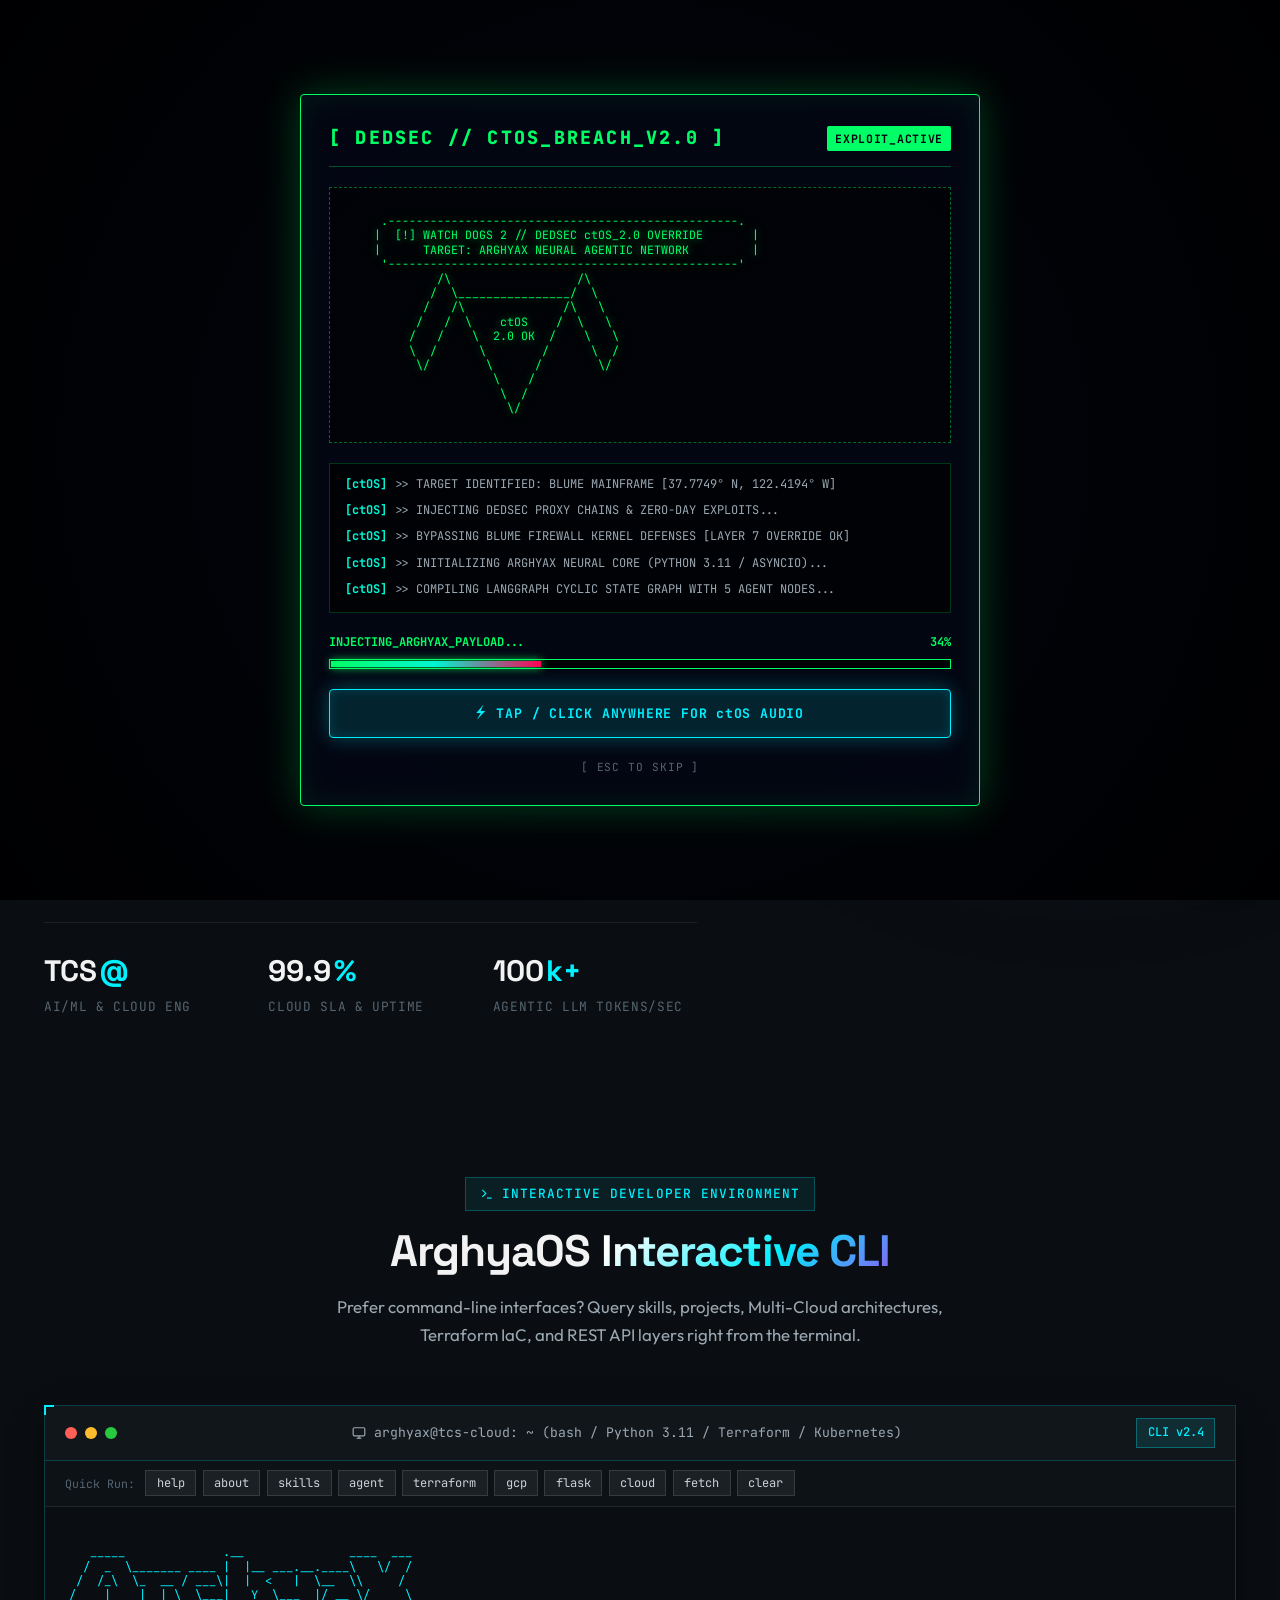
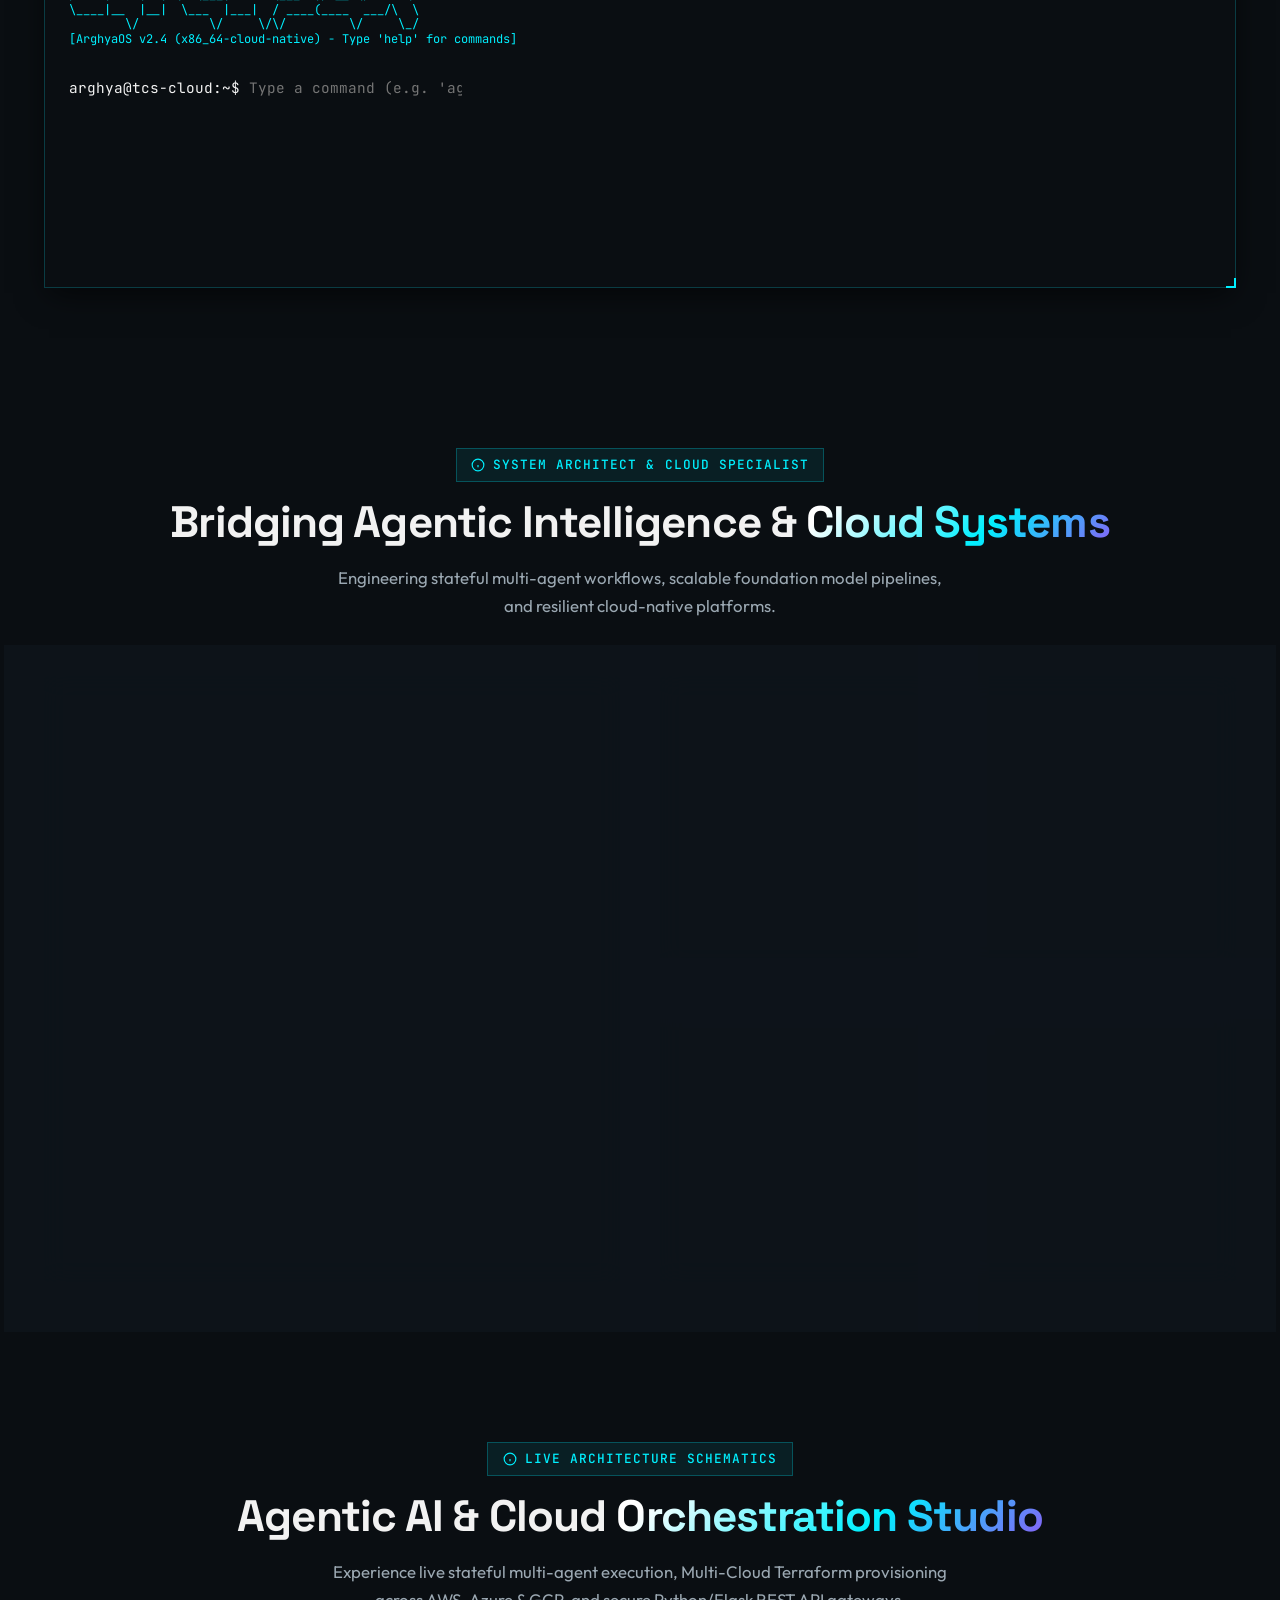
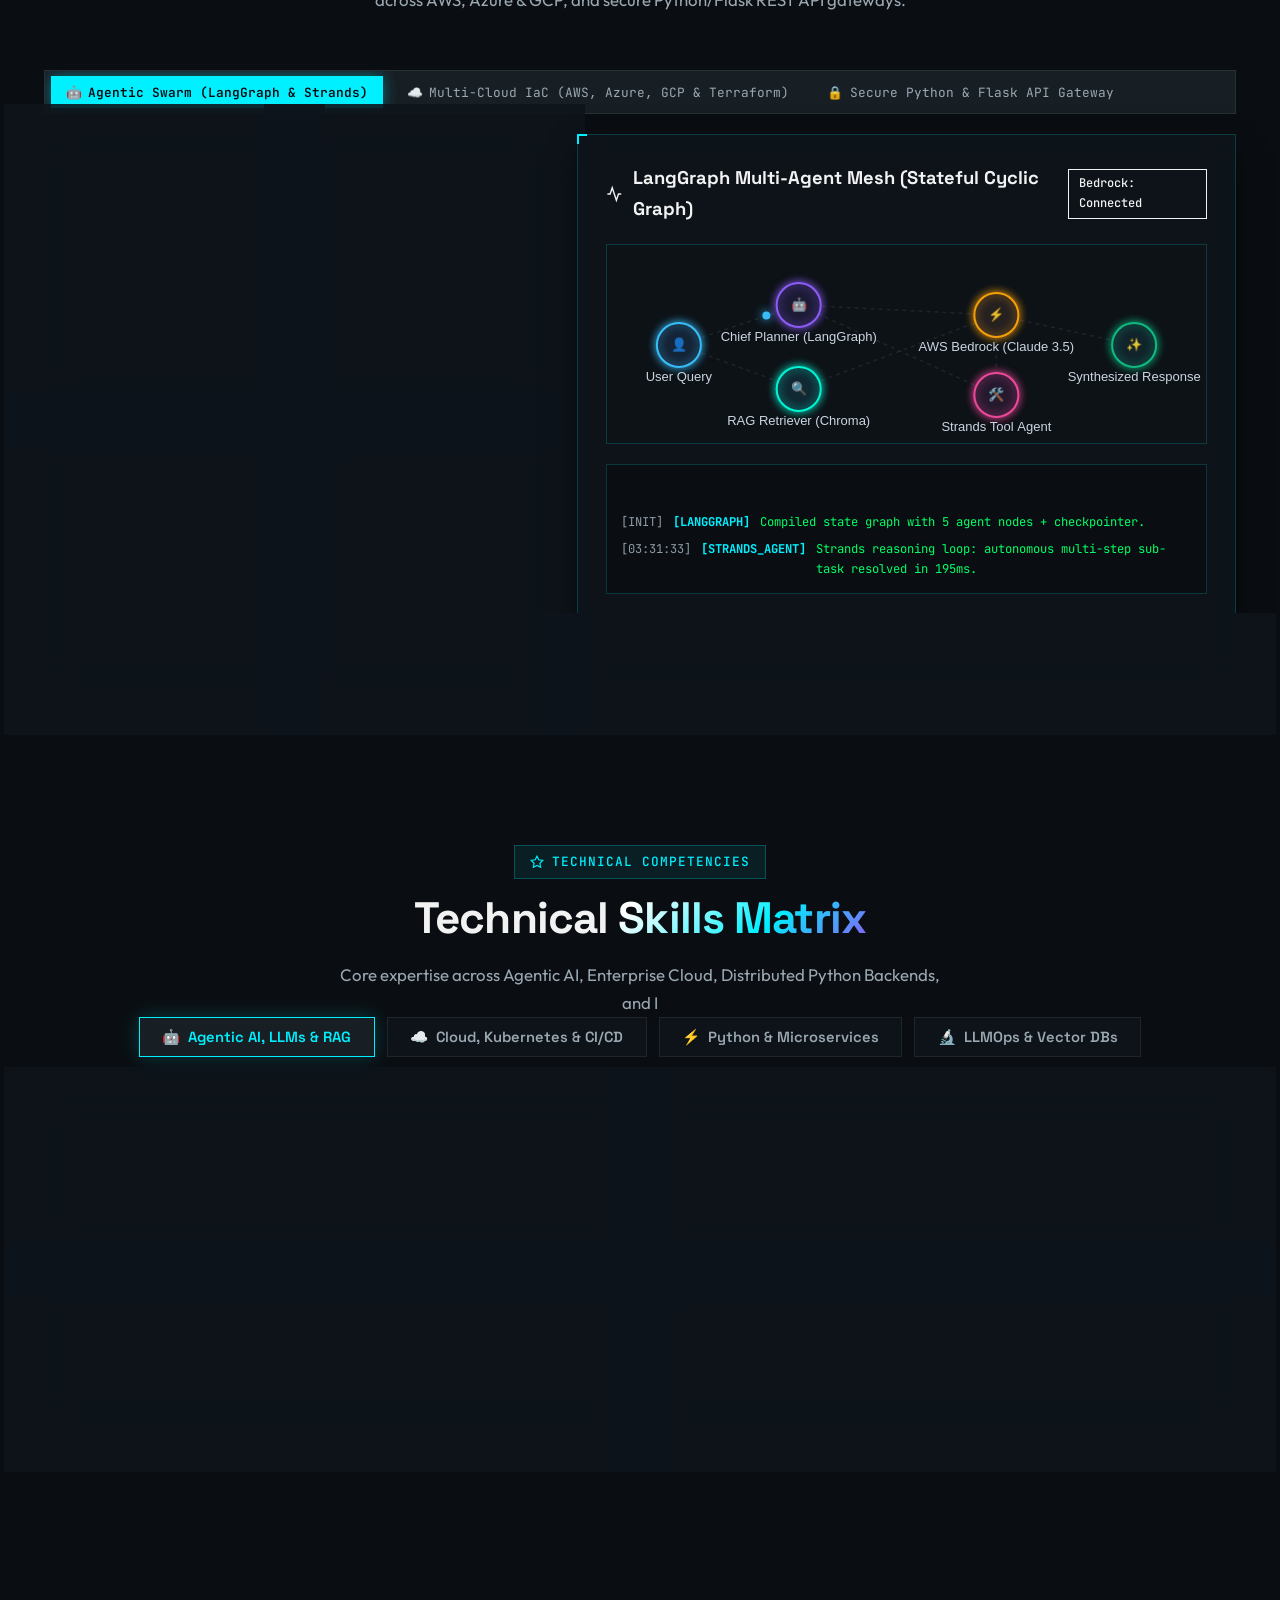
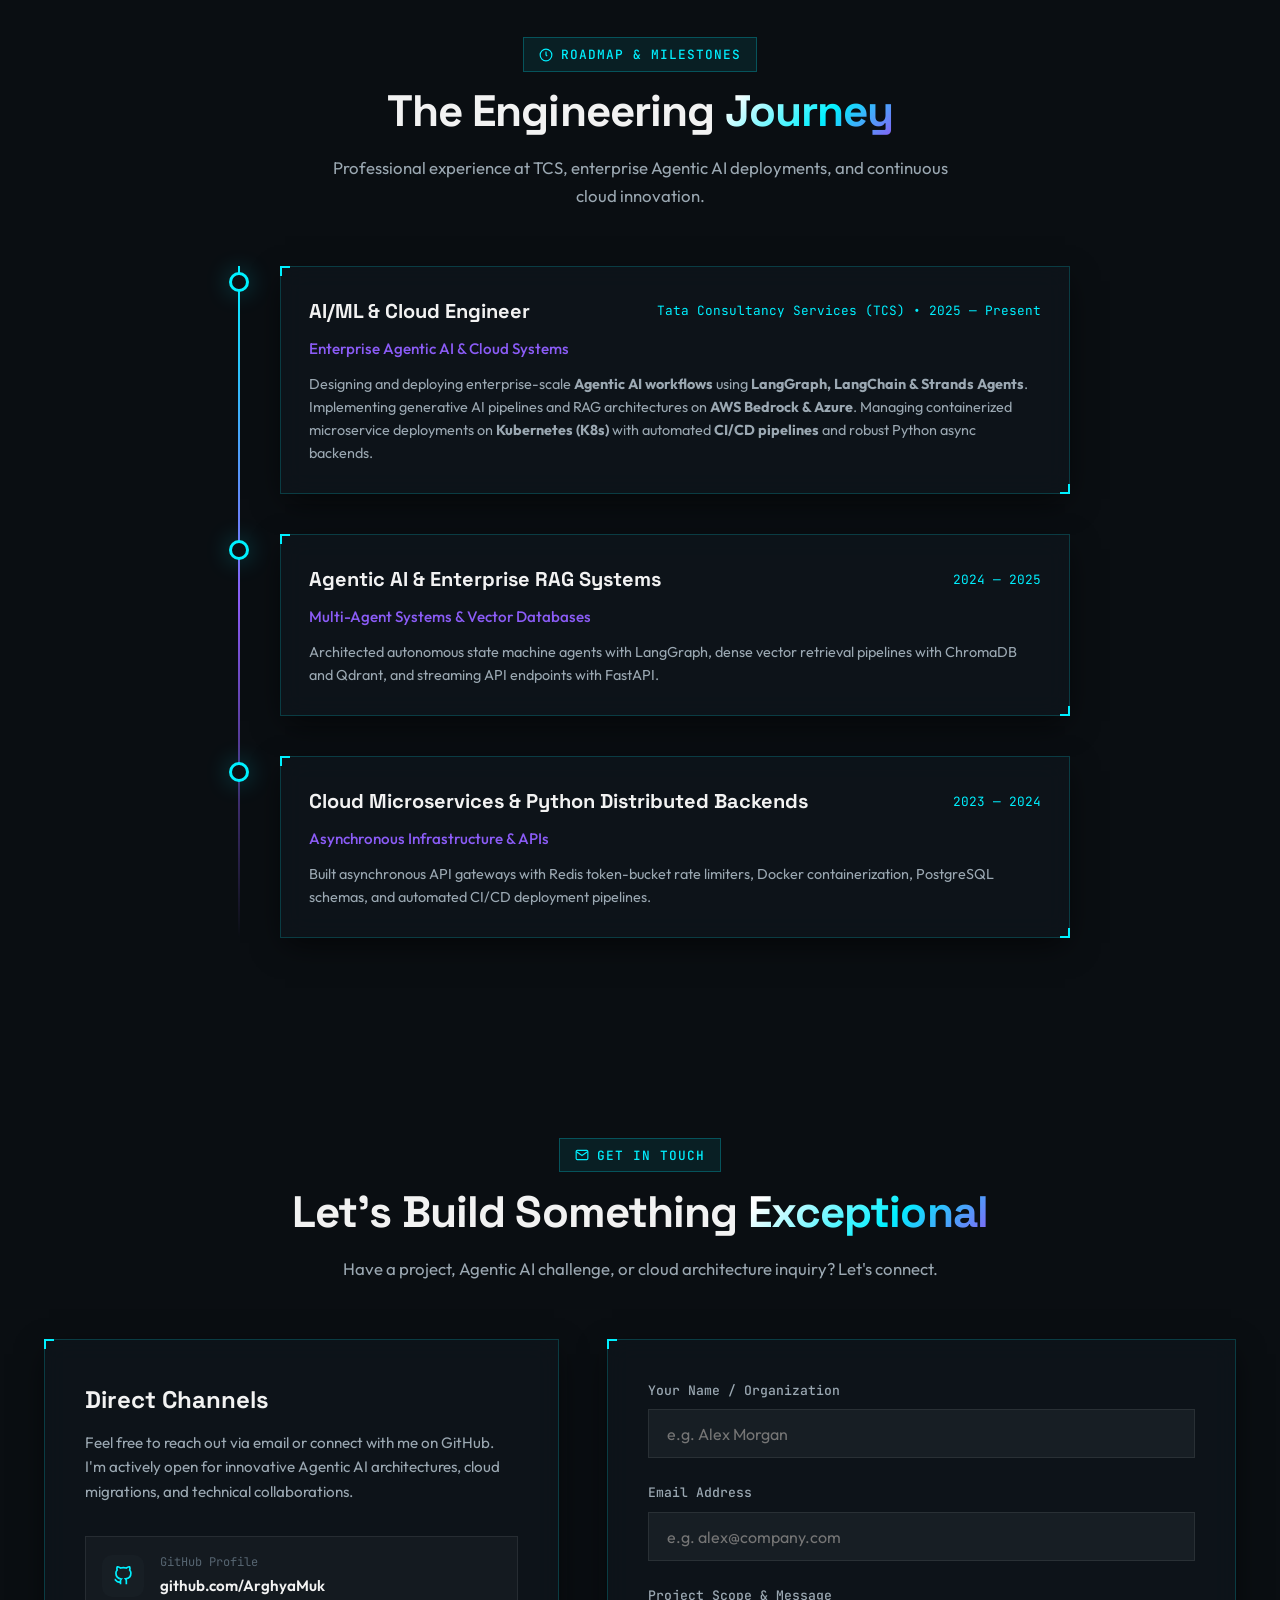
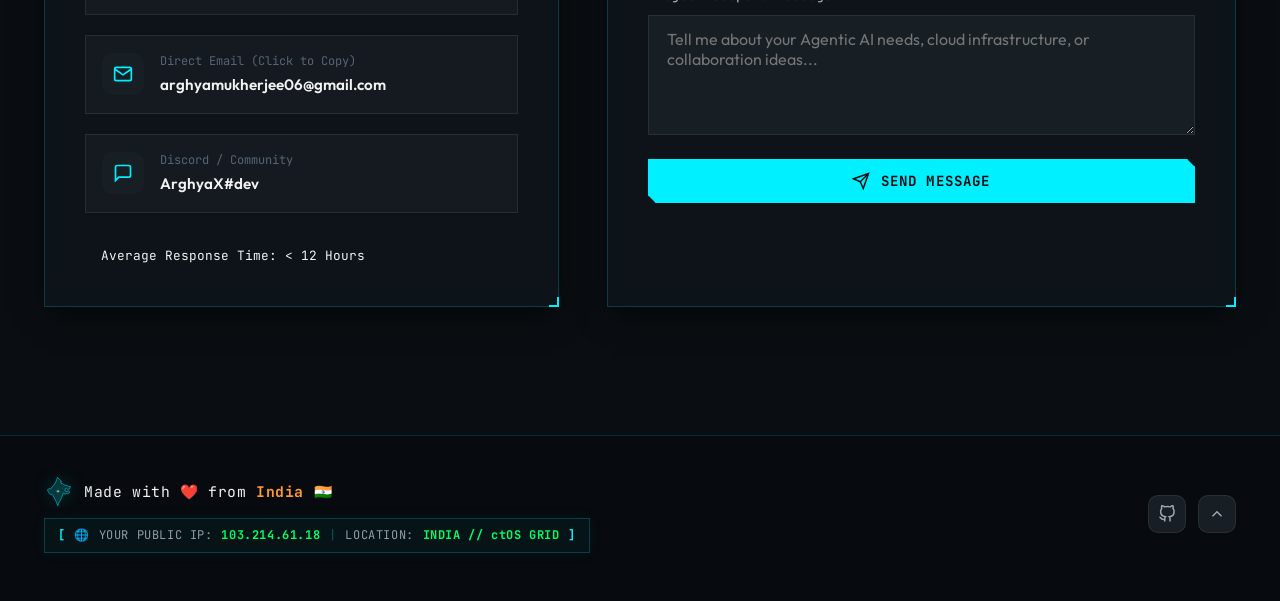
<file: index.html>
<!DOCTYPE html>
<html lang="en">

<head>
  <meta charset="UTF-8" />
  <meta name="viewport" content="width=device-width, initial-scale=1.0" />

  <!-- Primary Meta Tags -->
  <title>Arghya Mukherjee (ArghyaX) | AI/ML & Cloud Engineer @ TCS | Agentic AI • LLMs & RAG • Kubernetes • AWS Bedrock</title>
  <meta name="title"
    content="Arghya Mukherjee (ArghyaX) | AI/ML & Cloud Engineer @ TCS | Agentic AI • LLMs & RAG • Kubernetes • AWS Bedrock" />
  <meta name="description"
    content="Portfolio of Arghya Mukherjee (ArghyaX) — AI/ML & Cloud Engineer @ TCS specializing in Agentic AI, LLMs & RAG, Python, LangGraph, LangChain, AWS Bedrock, Strands Agents, Azure, Kubernetes, and CI/CD." />
  <meta name="keywords"
    content="Arghya Mukherjee, ArghyaX, AI ML Cloud Engineer, TCS, Agentic AI, LLMs, RAG, Python, LangGraph, LangChain, AWS Bedrock, Strands Agents, Azure, Kubernetes, CI/CD, FastAPI, ChromaDB, Qdrant" />
  <meta name="author" content="Arghya Mukherjee" />

  <!-- Open Graph / Facebook -->
  <meta property="og:type" content="website" />
  <meta property="og:url" content="https://github.com/ArghyaMuk" />
  <meta property="og:title" content="Arghya Mukherjee (ArghyaX) | AI/ML & Cloud Engineer @ TCS" />
  <meta property="og:description"
    content="AI/ML & Cloud Engineer @ TCS | Agentic AI | LLMs & RAG | Python | LangGraph | LangChain | AWS Bedrock | Strands Agents | Azure | Kubernetes | CI/CD" />
  <meta property="og:image" content="assets/profile_avatar.jpg" />

  <!-- Google Fonts Preconnect & Stylesheets -->
  <link rel="preconnect" href="https://fonts.googleapis.com" />
  <link rel="preconnect" href="https://fonts.gstatic.com" crossorigin />
  <link
    href="https://fonts.googleapis.com/css2?family=JetBrains+Mono:wght@400;500;600;700&family=Outfit:wght@300;400;500;600;700;800&family=Space+Grotesk:wght@500;600;700&display=swap"
    rel="stylesheet" />

  <!-- Stylesheet -->
  <link rel="stylesheet" href="css/style.css" />
</head>

<body>

  <!-- =========================================================================
       WATCH DOGS 2 (DEDSEC // ctOS 2.0) LOADING SCREEN OVERLAY
       ========================================================================= -->
  <div id="watchdogs-loader">
    <div class="wd-loader-container">
      
      <!-- DedSec Glitch Header -->
      <div class="wd-loader-header">
        <div class="wd-logo-glitch">[ DEDSEC // ctOS_BREACH_v2.0 ]</div>
        <div class="wd-status-pill">EXPLOIT_ACTIVE</div>
      </div>

      <!-- ASCII Skull Visual Box -->
      <div class="wd-skull-box" id="wd-dedsec-skull"></div>

      <!-- Live Terminal Hacking Stream -->
      <div class="wd-terminal-stream" id="wd-terminal-stream"></div>

      <!-- Glitch Progress Bar -->
      <div class="wd-progress-section">
        <div class="wd-progress-meta">
          <span>INJECTING_ARGHYAX_PAYLOAD...</span>
          <span id="wd-progress-pct">0%</span>
        </div>
        <div class="wd-progress-track">
          <div class="wd-progress-fill" id="wd-progress-fill"></div>
        </div>
      </div>

      <div class="wd-audio-btn-pill" id="wd-audio-btn-pill">
        <span class="audio-pulse-icon">⚡</span>
        <span class="audio-btn-text">TAP / CLICK ANYWHERE FOR ctOS AUDIO</span>
      </div>

      <div class="wd-skip-hint" id="wd-skip-hint">[ PRESS ESC TO SKIP ]</div>
    </div>
  </div>

  <!-- Ambient Glow Backdrops -->
  <div class="ambient-glow ambient-glow-1"></div>
  <div class="ambient-glow ambient-glow-2"></div>

  <!-- Interactive Watch Dogs 2 Cyber Canvas -->
  <canvas id="particles-canvas"></canvas>

  <!-- =========================================================================
       1. NAVIGATION HEADER
       ========================================================================= -->
  <header class="navbar">
    <div class="container nav-container">
      <a href="#hero" class="nav-brand">
        <div class="brand-icon">
          <img src="assets/dedsec_emblem.jpg" alt="DedSec Watch Dogs 2 Logo" class="brand-logo-img" />
        </div>
        <div class="brand-name">Arghya<span>X</span></div>
      </a>

      <!-- Desktop Nav Menu -->
      <nav class="nav-menu">
        <a href="#hero" class="nav-link active">Home</a>
        <a href="#about" class="nav-link">About</a>
        <a href="#terminal" class="nav-link">Terminal</a>
        <a href="#agentic-studio" class="nav-link">Agentic Studio</a>
        <a href="#skills" class="nav-link">Skills</a>
        <a href="#journey" class="nav-link">Journey</a>
        <a href="#contact" class="nav-link">Contact</a>
      </nav>

      <!-- Action Controls -->
      <div class="nav-actions">
        <!-- Mobile Menu Toggle -->
        <button id="mobile-toggle-btn" class="mobile-toggle-btn" title="Open Menu" aria-label="Open Menu">
          <svg width="20" height="20" viewBox="0 0 24 24" fill="none" stroke="currentColor" stroke-width="2">
            <line x1="3" y1="12" x2="21" y2="12"></line>
            <line x1="3" y1="6" x2="21" y2="6"></line>
            <line x1="3" y1="18" x2="21" y2="18"></line>
          </svg>
        </button>
      </div>
    </div>
  </header>

  <!-- Mobile Navigation Overlay -->
  <div id="mobile-nav" class="mobile-nav">
    <a href="#hero" class="nav-link">Home</a>
    <a href="#about" class="nav-link">About</a>
    <a href="#terminal" class="nav-link">Interactive Terminal</a>
    <a href="#agentic-studio" class="nav-link">Agentic Studio</a>
    <a href="#skills" class="nav-link">Technical Skills</a>
    <a href="#journey" class="nav-link">Journey &amp; Milestones</a>
    <a href="#contact" class="nav-link">Contact</a>
  </div>

  <!-- =========================================================================
       2. HERO SECTION
       ========================================================================= -->
  <section id="hero" class="hero-section">
    <div class="container hero-grid">

      <!-- Hero Left: Content & Taglines -->
      <div class="hero-content">
        <div class="hero-status">
          <div class="pulse-dot"></div>
          <span>AI/ML &amp; Cloud Engineer @ TCS • Agentic AI &amp; Cloud Architecture</span>
        </div>

        <h1 class="hero-title">
          Engineering Autonomous <br />
          <span class="text-gradient">Agentic AI &amp; Cloud Systems</span>
        </h1>

        <!-- Animated Typewriter -->
        <div class="hero-typewriter-container">
          <span>&gt; </span>
          <span id="hero-typewriter"></span>
          <span class="typewriter-cursor"></span>
        </div>

        <p class="hero-description">
          AI/ML Engineer building production-grade <strong>Agentic AI systems</strong> on <strong>AWS, Azure, and GCP</strong>. Experienced in <strong>Python, Flask, FastAPI, Terraform, Kubernetes, and GitOps</strong>, developing secure <strong>RESTful APIs</strong> that enable seamless access to cloud resources and automate complex infrastructure workflows. Focused on designing scalable, cloud-native platforms that transform intelligent AI solutions into reliable production systems.
        </p>

        <!-- CTA Action Buttons -->
        <div class="hero-cta-group">
          <a href="#agentic-studio" class="btn btn-primary">
            <svg width="18" height="18" viewBox="0 0 24 24" fill="none" stroke="currentColor" stroke-width="2">
              <polyline points="22 12 18 12 15 21 9 3 6 12 2 12"></polyline>
            </svg>
            Explore Agentic Studio
          </a>

          <a href="#skills" class="btn btn-secondary">
            <svg width="18" height="18" viewBox="0 0 24 24" fill="none" stroke="currentColor" stroke-width="2">
              <polygon points="12 2 15.09 8.26 22 9.27 17 14.14 18.18 21.02 12 17.77 5.82 21.02 7 14.14 2 9.27 8.91 8.26 12 2"></polygon>
            </svg>
            Technical Skills Matrix
          </a>

          <a href="#terminal" class="btn btn-outline-glow">
            <svg width="18" height="18" viewBox="0 0 24 24" fill="none" stroke="currentColor" stroke-width="2">
              <polyline points="4 17 10 11 4 5"></polyline>
              <line x1="12" y1="19" x2="20" y2="19"></line>
            </svg>
            Launch CLI
          </a>
        </div>

        <!-- Metric Counters Row -->
        <div class="hero-stats-row">
          <div class="stat-item">
            <div class="stat-number">TCS<span>@</span></div>
            <div class="stat-label">AI/ML &amp; Cloud Eng</div>
          </div>
          <div class="stat-item">
            <div class="stat-number">99.9<span>%</span></div>
            <div class="stat-label">Cloud SLA &amp; Uptime</div>
          </div>
          <div class="stat-item">
            <div class="stat-number">100<span>k+</span></div>
            <div class="stat-label">Agentic LLM Tokens/sec</div>
          </div>
        </div>
      </div>

      <!-- Hero Right: Interactive Watch Dogs 2 DedSec Cyber Core -->
      <div class="hero-visual">
        <div class="jarvis-container" id="jarvis-core-trigger" title="Click to Trigger DedSec ctOS 2.0 Protocol">
          
          <!-- Concentric Holographic HUD Rings -->
          <div class="jarvis-hud-ring ring-outer"></div>
          <div class="jarvis-hud-ring ring-middle"></div>
          <div class="jarvis-hud-ring ring-inner"></div>
          <div class="jarvis-radar-sweep"></div>
          
          <div class="jarvis-crosshair-h"></div>
          <div class="jarvis-crosshair-v"></div>

          <!-- Central Core DedSec Cyber Sphere -->
          <div class="jarvis-core-sphere">
            <img src="assets/watchdogs_fox_cyber_core.jpg" alt="Watch Dogs 2 DedSec Cyber Core - Arghya Mukherjee" class="jarvis-core-img" />
          </div>

          <!-- Orbital Telemetry HUD Nodes (Zero Overlap Guaranteed) -->
          <div class="jarvis-hud-node node-tl">
            <span class="hud-tag-dot"></span>
            <div class="hud-tag-content">
              <span class="hud-tag-label">CORE PROTOCOL</span>
              <span class="hud-tag-val">LangGraph • Strands</span>
            </div>
          </div>

          <div class="jarvis-hud-node node-tr">
            <span class="hud-tag-dot"></span>
            <div class="hud-tag-content">
              <span class="hud-tag-label">MULTI-CLOUD</span>
              <span class="hud-tag-val">AWS • Azure • GCP</span>
            </div>
          </div>

          <div class="jarvis-hud-node node-bl">
            <span class="hud-tag-dot"></span>
            <div class="hud-tag-content">
              <span class="hud-tag-label">INFRASTRUCTURE</span>
              <span class="hud-tag-val">Terraform • K8s • GitOps</span>
            </div>
          </div>

          <div class="jarvis-hud-node node-br">
            <span class="hud-tag-dot"></span>
            <div class="hud-tag-content">
              <span class="hud-tag-label">SECURE BACKEND</span>
              <span class="hud-tag-val">Python • Flask • REST</span>
            </div>
          </div>

        </div>
      </div>

    </div>
  </section>

  <!-- =========================================================================
       3. INTERACTIVE CLI TERMINAL (ArghyaOS)
       ========================================================================= -->
  <section id="terminal" class="terminal-section">
    <div class="container">
      <div class="section-header">
        <div class="section-tag">
          <svg width="14" height="14" viewBox="0 0 24 24" fill="none" stroke="currentColor" stroke-width="2">
            <polyline points="4 17 10 11 4 5"></polyline>
            <line x1="12" y1="19" x2="20" y2="19"></line>
          </svg>
          Interactive Developer Environment
        </div>
        <h2 class="section-title">ArghyaOS <span class="text-gradient">Interactive CLI</span></h2>
        <p class="section-subtitle">Prefer command-line interfaces? Query skills, projects, Multi-Cloud architectures, Terraform IaC, and REST API layers right from the terminal.</p>
      </div>

      <!-- Terminal Window Component -->
      <div class="glass-card terminal-container">
        
        <!-- Terminal Titlebar -->
        <div class="terminal-header">
          <div class="terminal-controls">
            <div class="terminal-btn close"></div>
            <div class="terminal-btn minimize"></div>
            <div class="terminal-btn maximize"></div>
          </div>
          <div class="terminal-title">
            <svg width="14" height="14" viewBox="0 0 24 24" fill="none" stroke="currentColor" stroke-width="2"><rect x="2" y="3" width="20" height="14" rx="2" ry="2"></rect><line x1="8" y1="21" x2="16" y2="21"></line><line x1="12" y1="17" x2="12" y2="21"></line></svg>
            arghyax@tcs-cloud: ~ (bash / Python 3.11 / Terraform / Kubernetes)
          </div>
          <div class="badge badge-cyan">CLI v2.4</div>
        </div>

        <!-- Quick Command Chips Bar -->
        <div class="terminal-actions-bar">
          <span style="font-family: var(--font-mono); font-size: 0.72rem; color: var(--text-muted); margin-right: 0.25rem;">Quick Run:</span>
          <button class="terminal-chip-btn" data-cmd="help">help</button>
          <button class="terminal-chip-btn" data-cmd="about">about</button>
          <button class="terminal-chip-btn" data-cmd="skills">skills</button>
          <button class="terminal-chip-btn" data-cmd="agent">agent</button>
          <button class="terminal-chip-btn" data-cmd="terraform">terraform</button>
          <button class="terminal-chip-btn" data-cmd="gcp">gcp</button>
          <button class="terminal-chip-btn" data-cmd="flask">flask</button>
          <button class="terminal-chip-btn" data-cmd="cloud">cloud</button>
          <button class="terminal-chip-btn" data-cmd="fetch">fetch</button>
          <button class="terminal-chip-btn" data-cmd="clear">clear</button>
        </div>

        <!-- Terminal Output & Prompt -->
        <div class="terminal-body">
          <div id="terminal-output">
            <div class="terminal-banner">
   _____              .__               ____  ___
  /  _  \_______ ____ |  |__ ___.__.____\   \/  /
 /  /_\  \_  __ / ___\|  |  <   |  \__  \\     / 
/    |    |  | \  \___|   Y  \___  |/ __ \/     \ 
\____|__  |__|  \___  |___|  / ____(____  ___/\  \
        \/          \/     \/\/         \/     \_/
[ArghyaOS v2.4 (x86_64-cloud-native) - Type 'help' for commands]
            </div>
          </div>
          
          <div class="terminal-input-line">
            <span class="terminal-prompt">arghya@tcs-cloud:~$</span>
            <input type="text" id="terminal-input" class="terminal-input" autocomplete="off" spellcheck="false" placeholder="Type a command (e.g. 'agent', 'projects', 'help')..." />
          </div>
        </div>

      </div>

    </div>
  </section>

  <!-- =========================================================================
       4. ABOUT & ARCHITECTURAL PILLARS
       ========================================================================= -->
  <section id="about" class="about-section">
    <div class="container">
      <div class="section-header">
        <div class="section-tag">
          <svg width="14" height="14" viewBox="0 0 24 24" fill="none" stroke="currentColor" stroke-width="2"><circle cx="12" cy="12" r="10"></circle><path d="M12 16v-4M12 8h.01"></path></svg>
          System Architect &amp; Cloud Specialist
        </div>
        <h2 class="section-title">Bridging Agentic Intelligence &amp; <span class="text-gradient">Cloud Systems</span></h2>
        <p class="section-subtitle">Engineering stateful multi-agent workflows, scalable foundation model pipelines, and resilient cloud-native platforms.</p>
      </div>

      <div class="about-grid">
        
        <!-- Left: Bio Card -->
        <div class="glass-card about-card">
          <div>
            <h3 class="about-card-title">Who I Am</h3>
            <p>
              I am an <strong>AI/ML &amp; Cloud Engineer at Tata Consultancy Services (TCS)</strong> with a deep passion for building autonomous agentic AI systems, enterprise RAG engines, and scalable cloud-native architectures.
            </p>
            <p>
              My expertise spans orchestrating multi-agent state machines with <strong>LangGraph, LangChain &amp; Strands Agents</strong>, building generative AI pipelines on <strong>AWS Bedrock &amp; Azure</strong>, deploying containerized microservices on <strong>Kubernetes with automated CI/CD</strong>, and designing high-performance async <strong>Python microservices</strong>.
            </p>
          </div>

          <div class="about-highlights">
            <div class="highlight-box">
              <h4>
                <svg width="16" height="16" viewBox="0 0 24 24" fill="none" stroke="currentColor" stroke-width="2"><polyline points="20 6 9 17 4 12"></polyline></svg>
                Agentic Orchestration
              </h4>
              <p>Autonomous multi-agent swarms with LangGraph &amp; Strands Agents.</p>
            </div>
            <div class="highlight-box">
              <h4>
                <svg width="16" height="16" viewBox="0 0 24 24" fill="none" stroke="currentColor" stroke-width="2"><polyline points="20 6 9 17 4 12"></polyline></svg>
                Cloud-Native Scale
              </h4>
              <p>Resilient Kubernetes, AWS Bedrock, Azure &amp; automated CI/CD.</p>
            </div>
          </div>
        </div>

        <!-- Right: 4 Engineering Pillars -->
        <div class="pillars-grid">
          
          <div class="glass-card pillar-card">
            <div class="pillar-icon">🤖</div>
            <h4 class="pillar-title">Agentic AI &amp; Multi-Agent Swarms</h4>
            <p class="pillar-desc">
              Building stateful multi-agent workflows with LangGraph, LangChain, and Strands Agents with human-in-the-loop controls and dynamic tool execution.
            </p>
          </div>

          <div class="glass-card pillar-card">
            <div class="pillar-icon">☁️</div>
            <h4 class="pillar-title">Cloud Native, Kubernetes &amp; CI/CD</h4>
            <p class="pillar-desc">
              Orchestrating microservices on Kubernetes, Azure &amp; AWS Bedrock with robust GitOps, automated CI/CD pipelines, Docker containers, and zero-downtime rollouts.
            </p>
          </div>

          <div class="glass-card pillar-card">
            <div class="pillar-icon">🧠</div>
            <h4 class="pillar-title">LLMs, RAG &amp; AWS Bedrock</h4>
            <p class="pillar-desc">
              Enterprise Retrieval-Augmented Generation using AWS Bedrock foundation models, Chroma/Qdrant vector stores, and hybrid semantic rerankers.
            </p>
          </div>

          <div class="glass-card pillar-card">
            <div class="pillar-icon">⚡</div>
            <h4 class="pillar-title">Async Python &amp; Distributed Backends</h4>
            <p class="pillar-desc">
              High-throughput asynchronous backends with FastAPI, AsyncIO, Celery, Redis caching, and resilient PostgreSQL microservice architectures.
            </p>
          </div>

        </div>

      </div>
    </div>
  </section>

  <!-- =========================================================================
       5. INTERACTIVE AGENTIC AI & RAG STUDIO (LangGraph & AWS Bedrock)
       ========================================================================= -->
  <section id="agentic-studio" class="iot-lab-section">
    <div class="container">
      <div class="section-header">
        <div class="section-tag">
          <svg width="14" height="14" viewBox="0 0 24 24" fill="none" stroke="currentColor" stroke-width="2">
            <circle cx="12" cy="12" r="10"></circle>
            <path d="M12 16v-4M12 8h.01"></path>
          </svg>
          Live Architecture Schematics
        </div>
        <h2 class="section-title">Agentic AI &amp; Cloud <span class="text-gradient">Orchestration Studio</span></h2>
        <p class="section-subtitle">Experience live stateful multi-agent execution, Multi-Cloud Terraform provisioning across AWS, Azure &amp; GCP, and secure Python/Flask REST API gateways.</p>
      </div>

      <!-- Architecture Mode Switcher Pills -->
      <div class="arch-switcher-bar">
        <button class="arch-pill-btn active" data-mode="langgraph">
          <span>🤖</span> Agentic Swarm (LangGraph &amp; Strands)
        </button>
        <button class="arch-pill-btn" data-mode="multicloud">
          <span>☁️</span> Multi-Cloud IaC (AWS, Azure, GCP &amp; Terraform)
        </button>
        <button class="arch-pill-btn" data-mode="apisec">
          <span>🔒</span> Secure Python &amp; Flask API Gateway
        </button>
      </div>

      <div class="iot-dashboard">

        <!-- Left: Live Swarm Metrics Grid -->
        <div class="iot-device-grid">

          <div class="glass-card iot-metric-card">
            <div class="iot-metric-header">
              <span class="iot-metric-title">Active Swarm Nodes</span>
              <span class="badge badge-purple">LangGraph</span>
            </div>
            <div class="iot-metric-val">
              <span id="metric-agents">5</span>
              <span class="iot-metric-unit">Agents</span>
            </div>
            <div class="iot-metric-status">
              <div class="pulse-dot"></div>
              <span>State Machine: Healthy</span>
            </div>
          </div>

          <div class="glass-card iot-metric-card">
            <div class="iot-metric-header">
              <span class="iot-metric-title">LLM Token Velocity</span>
              <span class="badge badge-cyan">AWS Bedrock</span>
            </div>
            <div class="iot-metric-val">
              <span id="metric-tokens">1420</span>
              <span class="iot-metric-unit">tok/sec</span>
            </div>
            <div class="iot-metric-status">
              <div class="pulse-dot"></div>
              <span>Claude 3.5 Streaming</span>
            </div>
          </div>

          <div class="glass-card iot-metric-card">
            <div class="iot-metric-header">
              <span class="iot-metric-title">RAG Cosine Precision</span>
              <span class="badge badge-emerald">Chroma / Qdrant</span>
            </div>
            <div class="iot-metric-val">
              <span id="metric-rag">0.952</span>
              <span class="iot-metric-unit">Score</span>
            </div>
            <div class="iot-metric-status">
              <div class="pulse-dot"></div>
              <span>Semantic Grounding OK</span>
            </div>
          </div>

          <div class="glass-card iot-metric-card">
            <div class="iot-metric-header">
              <span class="iot-metric-title">Inference TTFT</span>
              <span class="badge badge-amber">Azure / Bedrock</span>
            </div>
            <div class="iot-metric-val">
              <span id="metric-lat">195</span>
              <span class="iot-metric-unit">ms</span>
            </div>
            <div class="iot-metric-status">
              <div class="pulse-dot"></div>
              <span>Low Latency Gateway</span>
            </div>
          </div>

        </div>

        <!-- Right: Real-time Multi-Agent Canvas & Log Stream -->
        <div class="glass-card iot-stream-panel">
          <div class="iot-stream-header">
            <div class="iot-stream-title">
              <svg width="18" height="18" viewBox="0 0 24 24" fill="none" stroke="currentColor" stroke-width="2">
                <polyline points="22 12 18 12 15 21 9 3 6 12 2 12"></polyline>
              </svg>
              LangGraph Multi-Agent Mesh (Stateful Cyclic Graph)
            </div>
            <div class="badge badge-emerald">Bedrock: Connected</div>
          </div>

          <!-- Dynamic Graph Canvas -->
          <div class="iot-graph-container" style="height: 200px;">
            <canvas id="agentic-mesh-canvas"></canvas>
          </div>

          <!-- Live Multi-Agent Execution Logger -->
          <div class="iot-log-terminal" id="agentic-log-terminal">
            <div class="iot-log-row">
              <span class="iot-log-time">[INIT]</span>
              <span class="iot-log-topic term-purple">[LANGGRAPH]</span>
              <span class="iot-log-payload">Compiled state graph with 5 agent nodes + checkpointer.</span>
            </div>
          </div>

          <!-- Interactive Studio Controls -->
          <div class="iot-controls-row">
            <button id="agent-dispatch-swarm" class="btn btn-primary btn-sm">
              <svg width="14" height="14" viewBox="0 0 24 24" fill="none" stroke="currentColor" stroke-width="2">
                <polygon points="13 2 3 14 12 14 11 22 21 10 12 10 13 2"></polygon>
              </svg>
              Dispatch Agent Swarm
            </button>

            <button id="agent-trigger-rag" class="btn btn-secondary btn-sm">
              <svg width="14" height="14" viewBox="0 0 24 24" fill="none" stroke="currentColor" stroke-width="2">
                <circle cx="11" cy="11" r="8"></circle>
                <line x1="21" y1="21" x2="16.65" y2="16.65"></line>
              </svg>
              Trigger Bedrock RAG
            </button>

            <button id="agent-reset-state" class="btn btn-secondary btn-sm">
              Reset State
            </button>
          </div>

        </div>

      </div>
    </div>
  </section>

  <!-- =========================================================================
       6. TECHNICAL SKILLS & PROFICIENCY MATRIX
       ========================================================================= -->
  <section id="skills" class="skills-section">
    <div class="container">
      <div class="section-header">
        <div class="section-tag">
          <svg width="14" height="14" viewBox="0 0 24 24" fill="none" stroke="currentColor" stroke-width="2">
            <polygon
              points="12 2 15.09 8.26 22 9.27 17 14.14 18.18 21.02 12 17.77 5.82 21.02 7 14.14 2 9.27 8.91 8.26 12 2">
            </polygon>
          </svg>
          Technical Competencies
        </div>
        <h2 class="section-title">Technical <span class="text-gradient">Skills Matrix</span></h2>
        <p class="section-subtitle">Core expertise across Agentic AI, Enterprise Cloud, Distributed Python Backends, and
          I <!-- Skills Navigation Tabs -->
        <div class="skills-tabs">
          <button class="skills-tab-btn active" data-target="skills-agentic">
            <span>🤖</span> Agentic AI, LLMs &amp; RAG
          </button>
          <button class="skills-tab-btn" data-target="skills-cloud">
            <span>☁️</span> Cloud, Kubernetes &amp; CI/CD
          </button>
          <button class="skills-tab-btn" data-target="skills-backend">
            <span>⚡</span> Python &amp; Microservices
          </button>
          <button class="skills-tab-btn" data-target="skills-llmops">
            <span>🔬</span> LLMOps &amp; Vector DBs
          </button>
        </div>

        <!-- Tab Panes -->
        <div class="skills-panes-container">

          <!-- Pane 1: Agentic AI, LLMs & RAG -->
          <div id="skills-agentic" class="skills-tab-pane active">

            <div class="glass-card skill-card">
              <div class="skill-header">
                <div class="skill-name">
                  <span>🕸️</span> LangGraph &amp; Multi-Agent Swarms
                </div>
                <div class="skill-percent">95%</div>
              </div>
              <div class="skill-progress-track">
                <div class="skill-progress-bar" style="width: 95%;"></div>
              </div>
              <div class="skill-details">Stateful multi-agent graphs, cyclical agent flows, memory management, and
                dynamic tool orchestration.</div>
            </div>

            <div class="glass-card skill-card">
              <div class="skill-header">
                <div class="skill-name">
                  <span>🦜</span> LangChain &amp; Strands Agents
                </div>
                <div class="skill-percent">92%</div>
              </div>
              <div class="skill-progress-track">
                <div class="skill-progress-bar" style="width: 92%;"></div>
              </div>
              <div class="skill-details">Autonomous agent reasoning, Strands framework workflows, custom tools, and
                structured JSON output parsing.</div>
            </div>

            <div class="glass-card skill-card">
              <div class="skill-header">
                <div class="skill-name">
                  <span>🧠</span> LLMs &amp; Enterprise RAG Pipelines
                </div>
                <div class="skill-percent">94%</div>
              </div>
              <div class="skill-progress-track">
                <div class="skill-progress-bar" style="width: 94%;"></div>
              </div>
              <div class="skill-details">Dense vector embeddings, hybrid semantic retrieval, reciprocal rank fusion
                (RRF), and hallucination guardrails.</div>
            </div>

            <div class="glass-card skill-card">
              <div class="skill-header">
                <div class="skill-name">
                  <span>🔍</span> Prompt Engineering &amp; Evaluation
                </div>
                <div class="skill-percent">92%</div>
              </div>
              <div class="skill-progress-track">
                <div class="skill-progress-bar" style="width: 92%;"></div>
              </div>
              <div class="skill-details">Few-shot prompting, chain-of-thought, automated LLM-as-a-judge benchmarking,
                and token cost optimization.</div>
            </div>

          </div>

          <!-- Pane 2: Cloud, Kubernetes, Terraform & GitOps -->
          <div id="skills-cloud" class="skills-tab-pane">

            <div class="glass-card skill-card">
              <div class="skill-header">
                <div class="skill-name">
                  <span>🏗️</span> Terraform &amp; Infrastructure as Code (IaC)
                </div>
                <div class="skill-percent">94%</div>
              </div>
              <div class="skill-progress-track">
                <div class="skill-progress-bar" style="width: 94%;"></div>
              </div>
              <div class="skill-details">Reusable HCL modules, remote state locking, tfsec security scanning, and automated cloud resource provisioning.</div>
            </div>

            <div class="glass-card skill-card">
              <div class="skill-header">
                <div class="skill-name">
                  <span>☁️</span> Multi-Cloud (AWS, Azure &amp; GCP)
                </div>
                <div class="skill-percent">94%</div>
              </div>
              <div class="skill-progress-track">
                <div class="skill-progress-bar" style="width: 94%;"></div>
              </div>
              <div class="skill-details">AWS Bedrock / EKS, Azure AKS &amp; OpenAI Service, Google Cloud GKE &amp; Vertex AI platform integration.</div>
            </div>

            <div class="glass-card skill-card">
              <div class="skill-header">
                <div class="skill-name">
                  <span>☸️</span> Kubernetes (K8s) &amp; GitOps
                </div>
                <div class="skill-percent">92%</div>
              </div>
              <div class="skill-progress-track">
                <div class="skill-progress-bar" style="width: 92%;"></div>
              </div>
              <div class="skill-details">Pod scheduling, Helm charts, ArgoCD automated sync, ConfigMaps, Secrets, and Horizontal Pod Autoscaling (HPA).</div>
            </div>

            <div class="glass-card skill-card">
              <div class="skill-header">
                <div class="skill-name">
                  <span>🔄</span> CI/CD Pipelines &amp; Docker
                </div>
                <div class="skill-percent">94%</div>
              </div>
              <div class="skill-progress-track">
                <div class="skill-progress-bar" style="width: 94%;"></div>
              </div>
              <div class="skill-details">Automated GitHub Actions pipelines, multi-stage container builds, automated unit/integration tests, and zero-downtime rollouts.</div>
            </div>

          </div>

          <!-- Pane 3: Python, Flask & Secure Cloud APIs -->
          <div id="skills-backend" class="skills-tab-pane">

            <div class="glass-card skill-card">
              <div class="skill-header">
                <div class="skill-name">
                  <span>🐍</span> Python, Flask &amp; FastAPI RESTful APIs
                </div>
                <div class="skill-percent">96%</div>
              </div>
              <div class="skill-progress-track">
                <div class="skill-progress-bar" style="width: 96%;"></div>
              </div>
              <div class="skill-details">Modular Flask blueprints, async FastAPI endpoints, Pydantic v2 validation, OpenAPI documentation, and microservice brokers.</div>
            </div>

            <div class="glass-card skill-card">
              <div class="skill-header">
                <div class="skill-name">
                  <span>🔒</span> Cloud API Security &amp; Zero-Trust
                </div>
                <div class="skill-percent">92%</div>
              </div>
              <div class="skill-progress-track">
                <div class="skill-progress-bar" style="width: 92%;"></div>
              </div>
              <div class="skill-details">OAuth2.0, JWT cryptographic validation, RBAC permission scopes, secure IAM resource access, and rate limiting.</div>
            </div>

            <div class="glass-card skill-card">
              <div class="skill-header">
                <div class="skill-name">
                  <span>⚡</span> Redis In-Memory &amp; Task Queues (Celery)
                </div>
                <div class="skill-percent">90%</div>
              </div>
              <div class="skill-progress-track">
                <div class="skill-progress-bar" style="width: 90%;"></div>
              </div>
              <div class="skill-details">Distributed caching, token-bucket rate limiters, pub/sub channels, and background asynchronous task distribution.</div>
            </div>

            <div class="glass-card skill-card">
              <div class="skill-header">
                <div class="skill-name">
                  <span>🐘</span> PostgreSQL &amp; SQLAlchemy ORM
                </div>
                <div class="skill-percent">90%</div>
              </div>
              <div class="skill-progress-track">
                <div class="skill-progress-bar" style="width: 90%;"></div>
              </div>
              <div class="skill-details">Async relational database design, query optimization, connection pooling with asyncpg, and Alembic migrations.</div>
            </div>

          </div>

          <!-- Pane 4: LLMOps & Vector Databases -->
          <div id="skills-llmops" class="skills-tab-pane">

            <div class="glass-card skill-card">
              <div class="skill-header">
                <div class="skill-name">
                  <span>🔍</span> Vector Stores (ChromaDB &amp; Qdrant)
                </div>
                <div class="skill-percent">94%</div>
              </div>
              <div class="skill-progress-track">
                <div class="skill-progress-bar" style="width: 94%;"></div>
              </div>
              <div class="skill-details">High-dimensional similarity indexing, metadata filtering, chunking strategies,
                and persistent collections.</div>
            </div>

            <div class="glass-card skill-card">
              <div class="skill-header">
                <div class="skill-name">
                  <span>📚</span> AWS Bedrock Knowledge Bases
                </div>
                <div class="skill-percent">92%</div>
              </div>
              <div class="skill-progress-track">
                <div class="skill-progress-bar" style="width: 92%;"></div>
              </div>
              <div class="skill-details">Managed vector index synchronization, chunking strategies, automated metadata
                tagging, and Titan embeddings.</div>
            </div>

            <div class="glass-card skill-card">
              <div class="skill-header">
                <div class="skill-name">
                  <span>🛡️</span> RAG Guardrails &amp; Safety
                </div>
                <div class="skill-percent">90%</div>
              </div>
              <div class="skill-progress-track">
                <div class="skill-progress-bar" style="width: 90%;"></div>
              </div>
              <div class="skill-details">Output validation, citation verification, groundness checks, hallucination
                mitigation, and PII masking.</div>
            </div>

            <div class="glass-card skill-card">
              <div class="skill-header">
                <div class="skill-name">
                  <span>🔥</span> PyTorch &amp; Hugging Face
                </div>
                <div class="skill-percent">86%</div>
              </div>
              <div class="skill-progress-track">
                <div class="skill-progress-bar" style="width: 86%;"></div>
              </div>
              <div class="skill-details">Sentence-transformers, dense vector encoders, tokenization pipelines, and model
                evaluation benchmarks.</div>
            </div>

          </div>

        </div>
      </div>
  </section>

  <!-- =========================================================================
       8. JOURNEY & MILESTONES TIMELINE
       ========================================================================= -->
  <section id="journey" class="journey-section">
    <div class="container">
      <div class="section-header">
        <div class="section-tag">
          <svg width="14" height="14" viewBox="0 0 24 24" fill="none" stroke="currentColor" stroke-width="2">
            <circle cx="12" cy="12" r="10"></circle>
            <polyline points="12 6 12 12 14 14"></polyline>
          </svg>
          Roadmap &amp; Milestones
        </div>
        <h2 class="section-title">The Engineering <span class="text-gradient">Journey</span></h2>
        <p class="section-subtitle">Professional experience at TCS, enterprise Agentic AI deployments, and continuous
          cloud innovation.</p>
      </div>

      <div class="timeline-wrapper">

        <!-- Flagship TCS Role -->
        <div class="timeline-item">
          <div class="timeline-dot"></div>
          <div class="glass-card timeline-card">
            <div class="timeline-meta">
              <h3 class="timeline-role">AI/ML &amp; Cloud Engineer</h3>
              <span class="timeline-date">Tata Consultancy Services (TCS) • 2025 — Present</span>
            </div>
            <div class="timeline-org">Enterprise Agentic AI &amp; Cloud Systems</div>
            <p class="timeline-desc">
              Designing and deploying enterprise-scale <strong>Agentic AI workflows</strong> using <strong>LangGraph,
                LangChain &amp; Strands Agents</strong>. Implementing generative AI pipelines and RAG architectures on
              <strong>AWS Bedrock &amp; Azure</strong>. Managing containerized microservice deployments on
              <strong>Kubernetes (K8s)</strong> with automated <strong>CI/CD pipelines</strong> and robust Python async
              backends.
            </p>
          </div>
        </div>

        <div class="timeline-item">
          <div class="timeline-dot"></div>
          <div class="glass-card timeline-card">
            <div class="timeline-meta">
              <h3 class="timeline-role">Agentic AI &amp; Enterprise RAG Systems</h3>
              <span class="timeline-date">2024 — 2025</span>
            </div>
            <div class="timeline-org">Multi-Agent Systems &amp; Vector Databases</div>
            <p class="timeline-desc">
              Architected autonomous state machine agents with LangGraph, dense vector retrieval pipelines with ChromaDB
              and Qdrant, and streaming API endpoints with FastAPI.
            </p>
          </div>
        </div>

        <div class="timeline-item">
          <div class="timeline-dot"></div>
          <div class="glass-card timeline-card">
            <div class="timeline-meta">
              <h3 class="timeline-role">Cloud Microservices &amp; Python Distributed Backends</h3>
              <span class="timeline-date">2023 — 2024</span>
            </div>
            <div class="timeline-org">Asynchronous Infrastructure &amp; APIs</div>
            <p class="timeline-desc">
              Built asynchronous API gateways with Redis token-bucket rate limiters, Docker containerization, PostgreSQL
              schemas, and automated CI/CD deployment pipelines.
            </p>
          </div>
        </div>

      </div>
    </div>
  </section>

  <!-- =========================================================================
       9. CONTACT & INTERACTIVE DISPATCHER
       ========================================================================= -->
  <section id="contact" class="contact-section">
    <div class="container">
      <div class="section-header">
        <div class="section-tag">
          <svg width="14" height="14" viewBox="0 0 24 24" fill="none" stroke="currentColor" stroke-width="2">
            <path d="M4 4h16c1.1 0 2 .9 2 2v12c0 1.1-.9 2-2 2H4c-1.1 0-2-.9-2-2V6c0-1.1.9-2 2-2z"></path>
            <polyline points="22,6 12,13 2,6"></polyline>
          </svg>
          Get in Touch
        </div>
        <h2 class="section-title">Let's Build Something <span class="text-gradient">Exceptional</span></h2>
        <p class="section-subtitle">Have a project, Agentic AI challenge, or cloud architecture inquiry? Let's connect.
        </p>
      </div>

      <div class="contact-grid">

        <!-- Left: Contact Channels -->
        <div class="glass-card contact-info-card">
          <div>
            <h3 style="font-family: var(--font-display); font-size: 1.5rem; font-weight: 700; margin-bottom: 0.75rem;">
              Direct Channels</h3>
            <p style="color: var(--text-secondary); font-size: 0.95rem; line-height: 1.6; margin-bottom: 2rem;">
              Feel free to reach out via email or connect with me on GitHub. I'm actively open for innovative Agentic AI
              architectures, cloud migrations, and technical collaborations.
            </p>

            <div class="contact-channels">

              <a href="https://github.com/ArghyaMuk" target="_blank" class="channel-item">
                <div class="channel-icon">
                  <svg width="20" height="20" viewBox="0 0 24 24" fill="none" stroke="currentColor" stroke-width="2">
                    <path
                      d="M9 19c-5 1.5-5-2.5-7-3m14 6v-3.87a3.37 3.37 0 0 0-.94-2.61c3.14-.35 6.44-1.54 6.44-7A5.44 5.44 0 0 0 20 4.77 5.07 5.07 0 0 0 19.91 1S18.73.65 16 2.48a13.38 13.38 0 0 0-7 0C6.27.65 5.09 1 5.09 1A5.07 5.07 0 0 0 5 4.77a5.44 5.44 0 0 0-1.5 3.78c0 5.42 3.3 6.61 6.44 7A3.37 3.37 0 0 0 9 18.13V22">
                    </path>
                  </svg>
                </div>
                <div class="channel-content">
                  <span class="channel-label">GitHub Profile</span>
                  <span class="channel-value">github.com/ArghyaMuk</span>
                </div>
              </a>

              <div class="channel-item" id="copy-email-btn" style="cursor: pointer;">
                <div class="channel-icon">
                  <svg width="20" height="20" viewBox="0 0 24 24" fill="none" stroke="currentColor" stroke-width="2">
                    <path d="M4 4h16c1.1 0 2 .9 2 2v12c0 1.1-.9 2-2 2H4c-1.1 0-2-.9-2-2V6c0-1.1.9-2 2-2z"></path>
                    <polyline points="22,6 12,13 2,6"></polyline>
                  </svg>
                </div>
                <div class="channel-content">
                  <span class="channel-label">Direct Email (Click to Copy)</span>
                  <span class="channel-value">arghyamukherjee06@gmail.com</span>
                </div>
              </div>

              <div class="channel-item">
                <div class="channel-icon">
                  <svg width="20" height="20" viewBox="0 0 24 24" fill="none" stroke="currentColor" stroke-width="2">
                    <path d="M21 15a2 2 0 0 1-2 2H7l-4 4V5a2 2 0 0 1 2-2h14a2 2 0 0 1 2 2z"></path>
                  </svg>
                </div>
                <div class="channel-content">
                  <span class="channel-label">Discord / Community</span>
                  <span class="channel-value">ArghyaX#dev</span>
                </div>
              </div>

            </div>
          </div>

          <div
            style="font-family: var(--font-mono); font-size: 0.8rem; color: var(--accent-emerald); display: flex; align-items: center; gap: 0.5rem;">
            <div class="pulse-dot"></div>
            Average Response Time: &lt; 12 Hours
          </div>
        </div>

        <!-- Right: Glassmorphic Message Form -->
        <div class="glass-card contact-form-card">
          <form id="contact-form" class="contact-form">

            <div class="form-group">
              <label for="contact-name" class="form-label">Your Name / Organization</label>
              <input type="text" id="contact-name" class="form-control" placeholder="e.g. Alex Morgan" required />
            </div>

            <div class="form-group">
              <label for="contact-email" class="form-label">Email Address</label>
              <input type="email" id="contact-email" class="form-control" placeholder="e.g. alex@company.com"
                required />
            </div>

            <div class="form-group">
              <label for="contact-message" class="form-label">Project Scope &amp; Message</label>
              <textarea id="contact-message" class="form-control"
                placeholder="Tell me about your Agentic AI needs, cloud infrastructure, or collaboration ideas..."
                required></textarea>
            </div>

            <button type="submit" class="btn btn-primary">
              <svg width="18" height="18" viewBox="0 0 24 24" fill="none" stroke="currentColor" stroke-width="2">
                <line x1="22" y1="2" x2="11" y2="13"></line>
                <polygon points="22 2 15 22 11 13 2 9 22 2"></polygon>
              </svg>
              Send Message
            </button>

          </form>
        </div>

      </div>
    </div>
  </section>

  <!-- =========================================================================
       10. FOOTER
       ========================================================================= -->
  <footer class="footer">
    <div class="container footer-content">
      <div class="footer-left">
        <!-- Love from India & Map Badge -->
        <div class="footer-india-badge">
          <svg class="india-map-icon" viewBox="0 0 100 115" width="28" height="32" fill="none" stroke="currentColor">
            <path d="M48 5 L55 12 L62 18 L60 25 L68 28 L72 32 L82 34 L88 38 L95 38 L92 46 L85 48 L80 44 L75 48 L76 54 L82 56 L86 52 L90 54 L92 60 L85 64 L80 62 L74 66 L70 60 L68 64 L65 72 L62 80 L58 88 L52 98 L50 106 L48 106 L46 98 L40 85 L35 76 L32 70 L28 66 L22 66 L18 62 L15 56 L12 50 L16 46 L24 46 L28 40 L35 34 L38 28 L42 22 L45 14 Z" fill="rgba(0, 240, 255, 0.15)" stroke="#00F0FF" stroke-width="1.8" stroke-linejoin="round" />
            <circle cx="50" cy="55" r="3" fill="#FF9933" />
            <circle cx="50" cy="55" r="6" stroke="#00FF66" stroke-width="1" stroke-dasharray="2,2" class="pulse-india" />
          </svg>
          <span class="footer-love-text">Made with <span class="heart-pulse">❤️</span> from <strong>India</strong> 🇮🇳</span>
        </div>

        <!-- ctOS Live User Public IP & Location HUD -->
        <div class="ctos-ip-monitor" id="ctos-ip-monitor">
          <span class="traffic-bracket">[</span>
          <span class="traffic-icon">🌐</span>
          <span class="traffic-label">YOUR PUBLIC IP:</span>
          <span id="user-public-ip" class="traffic-value">Scanning...</span>
          <span class="traffic-sep">|</span>
          <span class="traffic-label">LOCATION:</span>
          <span id="user-location" class="traffic-value">Detecting...</span>
          <span class="traffic-bracket">]</span>
        </div>
      </div>

      <div class="footer-socials">
        <a href="https://github.com/ArghyaMuk" target="_blank" class="social-btn" title="GitHub" aria-label="GitHub">
          <svg width="18" height="18" viewBox="0 0 24 24" fill="none" stroke="currentColor" stroke-width="2">
            <path
              d="M9 19c-5 1.5-5-2.5-7-3m14 6v-3.87a3.37 3.37 0 0 0-.94-2.61c3.14-.35 6.44-1.54 6.44-7A5.44 5.44 0 0 0 20 4.77 5.07 5.07 0 0 0 19.91 1S18.73.65 16 2.48a13.38 13.38 0 0 0-7 0C6.27.65 5.09 1 5.09 1A5.07 5.07 0 0 0 5 4.77a5.44 5.44 0 0 0-1.5 3.78c0 5.42 3.3 6.61 6.44 7A3.37 3.37 0 0 0 9 18.13V22">
            </path>
          </svg>
        </a>
        <a href="#hero" class="social-btn" title="Back to top" aria-label="Back to top">
          <svg width="18" height="18" viewBox="0 0 24 24" fill="none" stroke="currentColor" stroke-width="2">
            <polyline points="18 15 12 9 6 15"></polyline>
          </svg>
        </a>
      </div>
    </div>
  </footer>

  <!-- =========================================================================
       10. J.A.R.V.I.S. NEURAL Q&A CHATBOT WIDGET
       ========================================================================= -->
  <!-- Floating Chatbot Launcher Trigger -->
  <div id="jarvis-chat-trigger" class="jarvis-chat-trigger" title="Open DedSec ctOS 2.0 Profiler" aria-label="Open DedSec Chatbot">
    <div class="jarvis-trigger-ring"></div>
    <div class="jarvis-trigger-icon">
      <img src="assets/dedsec_emblem.jpg" alt="DedSec Watch Dogs 2 AI" class="jarvis-trigger-img" />
    </div>
    <div class="jarvis-trigger-badge"></div>
  </div>

  <!-- Chatbot Modal Window -->
  <div id="jarvis-chat-modal" class="jarvis-chat-modal" role="dialog" aria-modal="true" aria-label="DedSec ctOS AI Chat">
    <!-- Header -->
    <div class="jarvis-chat-header">
      <div class="jarvis-header-left">
        <div class="jarvis-header-avatar">
          <img src="assets/dedsec_emblem.jpg" alt="DedSec Logo" class="jarvis-avatar-img" />
        </div>
        <div class="jarvis-header-info">
          <div class="jarvis-header-title">DEDSEC // <span>ctOS 2.0</span></div>
          <div class="jarvis-header-status">
            <div class="pulse-dot"></div>
            <span>NEURAL PROFILER ACTIVE</span>
          </div>
        </div>
      </div>
      <div class="jarvis-header-actions">
        <button id="jarvis-chat-clear" class="jarvis-action-btn" title="Clear Chat History" aria-label="Clear chat">
          <svg width="14" height="14" viewBox="0 0 24 24" fill="none" stroke="currentColor" stroke-width="2"><polyline points="3 6 5 6 21 6"></polyline><path d="M19 6v14a2 2 0 0 1-2 2H7a2 2 0 0 1-2-2V6m3 0V4a2 2 0 0 1 2-2h4a2 2 0 0 1 2 2v2"></path></svg>
        </button>
        <button id="jarvis-chat-close" class="jarvis-action-btn" title="Minimize Chat" aria-label="Close chat">
          <svg width="14" height="14" viewBox="0 0 24 24" fill="none" stroke="currentColor" stroke-width="2"><line x1="18" y1="6" x2="6" y2="18"></line><line x1="6" y1="6" x2="18" y2="18"></line></svg>
        </button>
      </div>
    </div>

    <!-- Quick Suggestion Chips -->
    <div class="jarvis-quick-chips" id="jarvis-quick-chips">
      <button class="jarvis-chip" data-query="Who is Arghya Mukherjee?">👤 Who is Arghya?</button>
      <button class="jarvis-chip" data-query="Explain his Agentic AI &amp; LangGraph experience">🤖 Agentic AI &amp; LangGraph</button>
      <button class="jarvis-chip" data-query="What is his role at TCS?">💼 TCS Role</button>
      <button class="jarvis-chip" data-query="How does his Multi-Cloud &amp; Terraform architecture work?">☁️ Multi-Cloud &amp; IaC</button>
      <button class="jarvis-chip" data-query="Tell me about his Python &amp; Flask REST API skills">🐍 Python &amp; Flask APIs</button>
      <button class="jarvis-chip" data-query="How can I contact Arghya?">📬 Contact &amp; Hire</button>
    </div>

    <!-- Messages Container -->
    <div class="jarvis-messages-body" id="jarvis-messages-body"></div>

    <!-- Footer Input Bar -->
    <div class="jarvis-chat-footer">
      <input type="text" id="jarvis-chat-input" class="jarvis-chat-input" placeholder="> Enter ctOS query (e.g. 'skills', 'agents', 'experience', 'contact')..." autocomplete="off" spellcheck="false" />
      <button id="jarvis-chat-send" class="jarvis-chat-send" title="Send Message" aria-label="Send message">
        <svg width="16" height="16" viewBox="0 0 24 24" fill="none" stroke="currentColor" stroke-width="2"><line x1="22" y1="2" x2="11" y2="13"></line><polygon points="22 2 15 22 11 13 2 9 22 2"></polygon></svg>
      </button>
    </div>
  </div>

  <!-- =========================================================================
       11. WATCH DOGS 2 "KILL SWITCH" & ctOS SYSTEM BREACH OVERLAY
       ========================================================================= -->
  <!-- Floating Kill Switch Button (Bottom Left) -->
  <button id="kill-switch-btn" class="kill-switch-btn" title="Initiate ctOS 2.0 Kill Switch Override" aria-label="Kill Switch">
    <div class="ks-btn-brackets">[</div>
    <span class="ks-btn-icon">☠️</span>
    <span class="ks-btn-label">KILL SWITCH</span>
    <span class="ks-btn-tag">0xDEAD</span>
    <div class="ks-btn-brackets">]</div>
  </button>

  <!-- Fullscreen Watch Dogs 2 ctOS Breach Overlay -->
  <div id="kill-switch-overlay" class="ks-hidden" role="alert" aria-live="assertive">
    
    <!-- Watch Dogs 2 ctOS San Francisco Holographic Map Backdrop -->
    <div class="ks-map-backdrop">
      <img src="assets/watchdogs_ctos_map.jpg" alt="ctOS San Francisco Map" class="ks-map-bg-img" />
      <canvas id="ks-map-canvas"></canvas>
    </div>

    <!-- Background Scrolling Hex Matrix -->
    <pre class="ks-hex-stream" id="ks-hex-stream"></pre>

    <!-- ctOS Telemetry Readout Bars -->
    <div class="ks-telemetry-hud top-left" id="ks-telemetry-coord">LAT: 37.7749° N // LON: 122.4194° W</div>
    <div class="ks-telemetry-hud top-right" id="ks-telemetry-pct">CORRUPTION: 99.4%</div>
    <div class="ks-telemetry-hud bottom-left">[ ctOS_KERNEL_BREACH_v2.0 ]</div>
    <div class="ks-telemetry-hud bottom-right">ROOT_ACCESS: REVOKED</div>

    <!-- Centered Lockout Frame -->
    <div class="ks-lockout-frame">
      <div class="ks-corner-bracket tl"></div>
      <div class="ks-corner-bracket tr"></div>
      <div class="ks-corner-bracket bl"></div>
      <div class="ks-corner-bracket br"></div>

      <!-- Hairline Reticle Lines -->
      <div class="ks-reticle-line left"></div>
      <div class="ks-reticle-line right"></div>

      <!-- Small DedSec Logo Emblem -->
      <img src="assets/watchdogs_fox_cyber_core.jpg" alt="DedSec Emblem" class="ks-lockout-emblem" />

      <!-- Main Lockout Headline -->
      <h1 class="ks-lockout-title" id="ks-lockout-title">CONTROL LOST</h1>

      <!-- Monospace Subline -->
      <div class="ks-subline-ctos">
        <span class="ks-alert-pill">[!] SYSTEM COMPROMISED</span>
        <span class="ks-status-label">// CONNECTION TERMINATED</span>
        <span class="ks-cursor-block"></span>
      </div>

      <!-- Recovery Module (Stage 6) -->
      <div class="ks-recovery-module">
        <div class="ks-spinner-ring"></div>
        <div class="ks-recovery-text" id="ks-recovery-text"></div>
      </div>
    </div>

    <!-- Top-to-Bottom Sweep Scanbar -->
    <div class="ks-scan-sweep"></div>
  </div>

  <!-- Scripts -->
  <script src="js/audio.js"></script>
  <script src="js/watchdogs-loader.js"></script>
  <script src="js/canvas.js"></script>
  <script src="js/terminal.js"></script>
  <script src="js/agentic-simulator.js"></script>
  <script src="js/chatbot.js"></script>
  <script src="js/ascii-glitch.js"></script>
  <script src="js/kill-switch.js"></script>
  <script src="js/main.js"></script>
</body>

</html>
</file>
<file: css/style.css>
/* ==========================================================================
   ARGHYAX PORTFOLIO - WATCH DOGS 2 (ctOS 2.0) DESIGN SYSTEM
   Tech-Noir Hacktivist Architecture with Dark & Light Theme Support
   ========================================================================== */

/* --------------------------------------------------------------------------
   1. CSS Custom Properties / Design Tokens (Default: Dark Mode)
   -------------------------------------------------------------------------- */
:root, [data-theme="dark"] {
  /* Color Palette - Watch Dogs 2 Dark Mode */
  --bg-primary: #0A0E12;
  --bg-secondary: #111417;
  --bg-tertiary: #171E24;
  --bg-card: rgba(14, 20, 27, 0.90);
  --bg-card-hover: rgba(22, 30, 40, 0.98);
  --bg-glass: rgba(10, 14, 18, 0.85);
  --bg-glass-strong: rgba(14, 20, 27, 0.96);

  /* Accents */
  --accent-cyan: #00F0FF;
  --accent-cyan-rgb: 0, 240, 255;
  --accent-cyan-hover: #3DFDFF;
  --accent-blue: #0088FF;
  --accent-blue-rgb: 0, 136, 255;
  --accent-red: #FF3B3B;
  --accent-red-rgb: 255, 59, 59;
  --accent-lime: #00FF66;
  --accent-lime-rgb: 0, 255, 102;
  --accent-purple: #8B5CF6;
  --accent-purple-rgb: 139, 92, 246;

  /* Typography Colors */
  --text-primary: #F2F2F2;
  --text-secondary: #9BA8B2;
  --text-muted: #566571;
  --text-inverse: #0A0E12;

  /* ctOS Hairline Borders & Brackets */
  --border-subtle: rgba(255, 255, 255, 0.08);
  --border-glow: rgba(0, 240, 255, 0.35);
  --border-card: rgba(0, 240, 255, 0.18);
  --border-hairline: rgba(0, 240, 255, 0.15);
  --card-bracket-color: #00F0FF;
  --grid-overlay: rgba(0, 240, 255, 0.025);
  --scanline-color: rgba(0, 0, 0, 0.45);

  /* Glows */
  --glow-cyan: 0 0 25px rgba(0, 240, 255, 0.3);
  --glow-subtle: 0 8px 32px 0 rgba(0, 0, 0, 0.6);
  --shadow-card: 0 10px 30px -5px rgba(0, 0, 0, 0.65);

  /* Typography */
  --font-sans: 'Outfit', -apple-system, BlinkMacSystemFont, 'Segoe UI', Roboto, sans-serif;
  --font-display: 'Space Grotesk', var(--font-sans);
  --font-mono: 'JetBrains Mono', 'Fira Code', 'Courier New', monospace;

  /* Transitions */
  --transition-fast: 0.15s steps(2);
  --transition-medium: 0.25s cubic-bezier(0.2, 0.8, 0.3, 1);
  --transition-slow: 0.45s cubic-bezier(0.2, 0.8, 0.3, 1);

  /* Layout */
  --nav-height: 72px;
  --container-max-width: 1240px;
}

/* --------------------------------------------------------------------------
   2. Reset & Global Base (Permanent Watch Dogs 2 ctOS Dark Mode)
   -------------------------------------------------------------------------- */
*, *::before, *::after {
  box-sizing: border-box;
  margin: 0;
  padding: 0;
}

html {
  scroll-behavior: smooth;
  font-size: 16px;
  color-scheme: dark;
}

body {
  background-color: #0A0E12;
  background-image: 
    radial-gradient(circle at 50% 0%, rgba(0, 240, 255, 0.07) 0%, transparent 60%),
    linear-gradient(rgba(0, 240, 255, 0.025) 1px, transparent 1px),
    linear-gradient(90deg, rgba(0, 240, 255, 0.025) 1px, transparent 1px);
  background-size: 100% 100%, 64px 64px, 64px 64px;
  background-attachment: fixed;
  color: var(--text-primary);
  font-family: var(--font-sans);
  line-height: 1.65;
  overflow-x: hidden;
  position: relative;
  min-height: 100vh;
  -webkit-font-smoothing: antialiased;
  -moz-osx-font-smoothing: grayscale;
}

/* Custom Scrollbar */
::-webkit-scrollbar {
  width: 8px;
  height: 8px;
}
::-webkit-scrollbar-track {
  background: var(--bg-primary);
}
::-webkit-scrollbar-thumb {
  background: var(--bg-tertiary);
  border-radius: var(--border-radius-full);
  border: 2px solid var(--bg-primary);
}
::-webkit-scrollbar-thumb:hover {
  background: var(--accent-cyan);
}

::selection {
  background: rgba(var(--accent-cyan-rgb), 0.3);
  color: var(--text-primary);
}

a {
  color: inherit;
  text-decoration: none;
  transition: color var(--transition-fast);
}

button, input, textarea, select {
  font-family: inherit;
  font-size: inherit;
  color: inherit;
  border: none;
  background: none;
  outline: none;
}

button {
  cursor: pointer;
}

ul {
  list-style: none;
}

img {
  max-width: 100%;
  height: auto;
  display: block;
}

.container {
  width: 100%;
  max-width: var(--container-max-width);
  margin-left: auto;
  margin-right: auto;
  padding-left: 1.5rem;
  padding-right: 1.5rem;
}

/* Background Ambient Glow & Canvas */
#particles-canvas {
  position: fixed;
  top: 0;
  left: 0;
  width: 100vw;
  height: 100vh;
  z-index: 0;
  pointer-events: none;
}

.ambient-glow {
  position: fixed;
  width: 600px;
  height: 600px;
  border-radius: 50%;
  filter: blur(140px);
  opacity: 0.15;
  pointer-events: none;
  z-index: 0;
  transition: transform 0.8s ease-out;
}

.ambient-glow-1 {
  top: -100px;
  left: -100px;
  background: radial-gradient(circle, var(--accent-cyan), transparent 70%);
}

.ambient-glow-2 {
  bottom: 10%;
  right: -100px;
  background: radial-gradient(circle, var(--accent-purple), transparent 70%);
}

/* --------------------------------------------------------------------------
   3. Typography & Utility Classes
   -------------------------------------------------------------------------- */
.text-gradient {
  background: linear-gradient(135deg, #ffffff 10%, var(--accent-cyan) 60%, var(--accent-purple) 100%);
  -webkit-background-clip: text;
  -webkit-text-fill-color: transparent;
  background-clip: text;
}

.text-gradient-purple {
  background: linear-gradient(135deg, var(--accent-cyan) 0%, var(--accent-purple) 60%, var(--accent-pink) 100%);
  -webkit-background-clip: text;
  -webkit-text-fill-color: transparent;
  background-clip: text;
}

.font-mono {
  font-family: var(--font-mono);
}

.font-display {
  font-family: var(--font-display);
}

.section-header {
  text-align: center;
  margin-bottom: 3.5rem;
  position: relative;
  z-index: 2;
}

.section-tag {
  display: inline-flex;
  align-items: center;
  gap: 0.5rem;
  padding: 0.35rem 0.9rem;
  font-family: var(--font-mono);
  font-size: 0.8rem;
  font-weight: 500;
  text-transform: uppercase;
  letter-spacing: 0.08em;
  color: var(--accent-cyan);
  background: rgba(var(--accent-cyan-rgb), 0.08);
  border: 1px solid rgba(var(--accent-cyan-rgb), 0.25);
  border-radius: var(--border-radius-full);
  margin-bottom: 0.85rem;
}

.section-title {
  font-family: var(--font-display);
  font-size: clamp(2rem, 4vw, 2.75rem);
  font-weight: 700;
  line-height: 1.2;
  margin-bottom: 1rem;
  letter-spacing: -0.02em;
}

.section-subtitle {
  font-size: 1.05rem;
  color: var(--text-secondary);
  max-width: 620px;
  margin: 0 auto;
}

/* ctOS Glass Card Utility with Corner Brackets */
.glass-card {
  background: var(--bg-card);
  backdrop-filter: blur(12px);
  -webkit-backdrop-filter: blur(12px);
  border: 1px solid var(--border-card);
  border-radius: 0 !important;
  box-shadow: var(--shadow-card);
  transition: transform var(--transition-fast), border-color var(--transition-fast), box-shadow var(--transition-fast), background var(--transition-fast);
  position: relative;
}

/* ctOS Hairline Corner Brackets ⌐ ¬ */
.glass-card::before {
  content: '';
  position: absolute;
  top: -1px;
  left: -1px;
  width: 10px;
  height: 10px;
  border-top: 2px solid var(--card-bracket-color);
  border-left: 2px solid var(--card-bracket-color);
  pointer-events: none;
  z-index: 2;
  transition: width 0.15s ease, height 0.15s ease;
}

.glass-card::after {
  content: '';
  position: absolute;
  bottom: -1px;
  right: -1px;
  width: 10px;
  height: 10px;
  border-bottom: 2px solid var(--card-bracket-color);
  border-right: 2px solid var(--card-bracket-color);
  pointer-events: none;
  z-index: 2;
  transition: width 0.15s ease, height 0.15s ease;
}

.glass-card:hover {
  border-color: var(--accent-cyan);
  transform: translateY(-2px);
  box-shadow: var(--shadow-card), var(--glow-cyan);
}

.glass-card:hover::before, .glass-card:hover::after {
  width: 16px;
  height: 16px;
}

/* --------------------------------------------------------------------------
   4. Buttons & Badges (Sharp / Single-Clipped Corners)
   -------------------------------------------------------------------------- */
.btn {
  display: inline-flex;
  align-items: center;
  justify-content: center;
  gap: 0.65rem;
  padding: 0.75rem 1.5rem;
  font-family: var(--font-mono);
  font-size: 0.88rem;
  font-weight: 700;
  letter-spacing: 0.08em;
  text-transform: uppercase;
  border-radius: 0 !important;
  clip-path: polygon(0 0, calc(100% - 8px) 0, 100% 8px, 100% 100%, 8px 100%, 0 calc(100% - 8px));
  transition: all var(--transition-fast);
  text-decoration: none;
  cursor: pointer;
  position: relative;
  user-select: none;
}

.btn-primary {
  background: var(--accent-cyan);
  color: var(--text-inverse);
  border: 1px solid var(--accent-cyan);
  box-shadow: 0 0 15px rgba(var(--accent-cyan-rgb), 0.3);
}

.btn-primary:hover {
  background: var(--accent-cyan-hover);
  color: var(--text-inverse);
  box-shadow: 0 0 25px rgba(var(--accent-cyan-rgb), 0.6);
  transform: translateY(-1px);
}

.btn-secondary {
  background: var(--bg-card);
  color: var(--text-primary);
  border: 1px solid var(--border-card);
}

.btn-secondary:hover {
  background: var(--bg-tertiary);
  border-color: var(--accent-cyan);
  color: var(--accent-cyan);
  transform: translateY(-1px);
}

.btn-outline-glow {
  background: transparent;
  color: var(--accent-cyan);
  border: 1px solid var(--accent-cyan);
  box-shadow: 0 0 12px rgba(var(--accent-cyan-rgb), 0.15);
}

.btn-outline-glow:hover {
  background: rgba(var(--accent-cyan-rgb), 0.12);
  box-shadow: var(--glow-cyan);
  transform: translateY(-1px);
}

.btn-sm {
  padding: 0.45rem 0.95rem;
  font-size: 0.78rem;
}

.btn-icon {
  width: 38px;
  height: 38px;
  padding: 0;
  border-radius: 0 !important;
  display: inline-flex;
  align-items: center;
  justify-content: center;
}

.badge {
  display: inline-flex;
  align-items: center;
  gap: 0.4rem;
  padding: 0.25rem 0.65rem;
  font-family: var(--font-mono);
  font-size: 0.75rem;
  font-weight: 500;
  border-radius: var(--border-radius-full);
  background: rgba(255, 255, 255, 0.05);
  color: var(--text-secondary);
  border: 1px solid var(--border-subtle);
}

.badge-cyan {
  background: rgba(var(--accent-cyan-rgb), 0.1);
  color: var(--accent-cyan);
  border-color: rgba(var(--accent-cyan-rgb), 0.3);
}

.badge-purple {
  background: rgba(var(--accent-purple-rgb), 0.1);
  color: var(--accent-purple);
  border-color: rgba(var(--accent-purple-rgb), 0.3);
}

.badge-emerald {
  background: rgba(var(--accent-emerald-rgb), 0.1);
  color: var(--accent-emerald);
  border-color: rgba(var(--accent-emerald-rgb), 0.3);
}

.badge-amber {
  background: rgba(var(--accent-amber-rgb), 0.1);
  color: var(--accent-amber);
  border-color: rgba(var(--accent-amber-rgb), 0.3);
}

.pulse-dot {
  width: 8px;
  height: 8px;
  border-radius: 50%;
  background: var(--accent-emerald);
  box-shadow: 0 0 10px var(--accent-emerald);
  position: relative;
}

.pulse-dot::after {
  content: '';
  position: absolute;
  top: -4px;
  left: -4px;
  width: 16px;
  height: 16px;
  border-radius: 50%;
  background: rgba(var(--accent-emerald-rgb), 0.4);
  animation: pulse-ring 2s infinite ease-out;
}

@keyframes pulse-ring {
  0% { transform: scale(0.6); opacity: 0.8; }
  100% { transform: scale(1.8); opacity: 0; }
}

/* --------------------------------------------------------------------------
   5. Header & Navigation Bar
   -------------------------------------------------------------------------- */
.navbar {
  position: fixed;
  top: 0;
  left: 0;
  width: 100%;
  height: var(--nav-height);
  z-index: 100;
  background: var(--bg-glass);
  backdrop-filter: blur(20px);
  -webkit-backdrop-filter: blur(20px);
  border-bottom: 1px solid var(--border-subtle);
  transition: all var(--transition-medium);
}

.navbar.scrolled {
  background: var(--bg-glass-strong);
  box-shadow: var(--shadow-card);
  border-bottom-color: var(--border-card);
}

.nav-container {
  display: flex;
  align-items: center;
  justify-content: space-between;
  height: 100%;
}

.nav-brand {
  display: flex;
  align-items: center;
  gap: 0.75rem;
  font-family: var(--font-display);
  font-size: 1.25rem;
  font-weight: 700;
  letter-spacing: -0.01em;
}

.brand-icon {
  width: 38px;
  height: 38px;
  border-radius: 8px;
  overflow: hidden;
  border: 1.5px solid #00ff66;
  background: #030712;
  display: flex;
  align-items: center;
  justify-content: center;
  box-shadow: 0 0 15px rgba(0, 255, 102, 0.4);
  transition: all var(--transition-fast);
}

.brand-icon:hover {
  transform: scale(1.08);
  box-shadow: 0 0 25px rgba(0, 255, 102, 0.7);
  border-color: #00f5d4;
}

.brand-logo-img {
  width: 100%;
  height: 100%;
  object-fit: cover;
}

.jarvis-trigger-img, .jarvis-avatar-img {
  width: 100%;
  height: 100%;
  object-fit: cover;
  border-radius: inherit;
}

.brand-name {
  color: var(--text-primary);
}

.brand-name span {
  color: var(--accent-cyan);
}

.nav-menu {
  display: flex;
  align-items: center;
  gap: 1.75rem;
}

.nav-link {
  font-size: 0.9rem;
  font-weight: 500;
  color: var(--text-secondary);
  position: relative;
  padding: 0.35rem 0;
  transition: color var(--transition-fast);
}

.nav-link:hover, .nav-link.active {
  color: var(--accent-cyan);
}

.nav-link::after {
  content: '';
  position: absolute;
  bottom: 0;
  left: 0;
  width: 0%;
  height: 2px;
  background: var(--accent-cyan);
  transition: width var(--transition-fast);
  border-radius: 2px;
}

.nav-link:hover::after, .nav-link.active::after {
  width: 100%;
}

.nav-actions {
  display: flex;
  align-items: center;
  gap: 0.75rem;
}

.theme-toggle-btn {
  height: 36px;
  padding: 0 0.85rem;
  border-radius: 0 !important;
  background: var(--bg-card);
  border: 1px solid var(--border-card);
  display: inline-flex;
  align-items: center;
  gap: 0.4rem;
  font-family: var(--font-mono);
  font-size: 0.78rem;
  font-weight: 700;
  letter-spacing: 0.1em;
  color: var(--text-primary);
  cursor: pointer;
  user-select: none;
  transition: all var(--transition-fast);
}

.theme-toggle-btn:hover {
  background: var(--bg-tertiary);
  color: var(--accent-cyan);
  border-color: var(--accent-cyan);
  box-shadow: 0 0 12px rgba(var(--accent-cyan-rgb), 0.35);
}

.theme-btn-bracket {
  color: var(--accent-cyan);
  font-weight: 400;
}

.theme-icon {
  font-size: 0.85rem;
}

.audio-toggle-btn, .mobile-toggle-btn {
  width: 36px;
  height: 36px;
  border-radius: 0 !important;
  background: var(--bg-card);
  border: 1px solid var(--border-card);
  display: flex;
  align-items: center;
  justify-content: center;
  color: var(--text-secondary);
  transition: all var(--transition-fast);
}

.audio-toggle-btn:hover {
  background: var(--bg-tertiary);
  color: var(--accent-cyan);
  border-color: var(--accent-cyan);
}

.audio-toggle-btn.active {
  color: var(--accent-lime);
  border-color: var(--accent-lime);
}

.mobile-toggle-btn {
  display: none;
}

/* System Glitch-Snap Theme Switch Flash */
.theme-glitch-snap {
  animation: theme-snap-anim 0.18s steps(2) forwards !important;
}

@keyframes theme-snap-anim {
  0% { filter: invert(1) contrast(2); transform: translateX(-3px); }
  50% { filter: invert(0) contrast(3) hue-rotate(90deg); transform: translateX(3px); }
  100% { filter: none; transform: translateX(0); }
}

/* Mobile Navigation Overlay */
.mobile-nav {
  position: fixed;
  top: var(--nav-height);
  left: 0;
  width: 100%;
  background: rgba(9, 10, 16, 0.98);
  backdrop-filter: blur(24px);
  border-bottom: 1px solid var(--border-subtle);
  padding: 1.5rem;
  display: flex;
  flex-direction: column;
  gap: 1.25rem;
  transform: translateY(-120%);
  opacity: 0;
  pointer-events: none;
  transition: all var(--transition-medium);
  z-index: 99;
}

.mobile-nav.open {
  transform: translateY(0);
  opacity: 1;
  pointer-events: all;
}

.mobile-nav .nav-link {
  font-size: 1.1rem;
  padding: 0.5rem 0;
  border-bottom: 1px solid rgba(255, 255, 255, 0.05);
}

/* --------------------------------------------------------------------------
   6. Hero Section
   -------------------------------------------------------------------------- */
.hero-section {
  min-height: 100vh;
  padding-top: calc(var(--nav-height) + 3rem);
  padding-bottom: 5rem;
  display: flex;
  align-items: center;
  position: relative;
  z-index: 2;
}

.hero-grid {
  display: grid;
  grid-template-columns: 1.15fr 0.85fr;
  gap: 3.5rem;
  align-items: center;
}

.hero-content {
  display: flex;
  flex-direction: column;
  gap: 1.5rem;
}

.hero-status {
  display: inline-flex;
  align-items: center;
  gap: 0.65rem;
  padding: 0.45rem 1.1rem;
  background: rgba(var(--accent-emerald-rgb), 0.08);
  border: 1px solid rgba(var(--accent-emerald-rgb), 0.25);
  border-radius: var(--border-radius-full);
  font-family: var(--font-mono);
  font-size: 0.82rem;
  color: var(--accent-emerald);
  width: fit-content;
}

.hero-title {
  font-family: var(--font-display);
  font-size: clamp(2.5rem, 5.5vw, 4rem);
  font-weight: 800;
  line-height: 1.1;
  letter-spacing: -0.03em;
}

.hero-typewriter-container {
  font-family: var(--font-mono);
  font-size: clamp(1.1rem, 2.2vw, 1.45rem);
  color: var(--accent-cyan);
  display: flex;
  align-items: center;
  gap: 0.35rem;
  min-height: 2rem;
}

.typewriter-cursor {
  display: inline-block;
  width: 2px;
  height: 1.3em;
  background-color: var(--accent-cyan);
  animation: blink 0.9s infinite;
}

@keyframes blink {
  0%, 100% { opacity: 1; }
  50% { opacity: 0; }
}

.hero-description {
  font-size: 1.1rem;
  color: var(--text-secondary);
  line-height: 1.7;
  max-width: 580px;
}

.hero-cta-group {
  display: flex;
  flex-wrap: wrap;
  gap: 1rem;
  margin-top: 0.5rem;
}

.hero-stats-row {
  display: grid;
  grid-template-columns: repeat(3, 1fr);
  gap: 1.25rem;
  margin-top: 1.5rem;
  padding-top: 1.5rem;
  border-top: 1px solid var(--border-subtle);
}

.stat-item {
  display: flex;
  flex-direction: column;
}

.stat-number {
  font-family: var(--font-display);
  font-size: 1.85rem;
  font-weight: 800;
  color: var(--text-primary);
  display: flex;
  align-items: center;
  gap: 0.15rem;
}

.stat-number span {
  color: var(--accent-cyan);
}

.stat-label {
  font-size: 0.8rem;
  color: var(--text-muted);
  font-family: var(--font-mono);
  text-transform: uppercase;
  letter-spacing: 0.05em;
}

/* Hero Visual / Avatar Showcase */
/* ==========================================================================
   J.A.R.V.I.S. ARC REACTOR HOLOGRAPHIC AI CORE & HUD SYSTEM
   ========================================================================== */
.hero-visual {
  position: relative;
  display: flex;
  justify-content: center;
  align-items: center;
  padding: 1.5rem 0;
}

.jarvis-container {
  position: relative;
  width: 380px;
  height: 380px;
  display: flex;
  align-items: center;
  justify-content: center;
  cursor: pointer;
  user-select: none;
  transition: transform var(--transition-normal);
}

.jarvis-container:hover {
  transform: scale(1.02);
}

/* 1. Concentric Holographic HUD Rings */
.jarvis-hud-ring {
  position: absolute;
  border-radius: 50%;
  pointer-events: none;
  transition: all var(--transition-normal);
}

.ring-outer {
  width: 370px;
  height: 370px;
  border: 1.5px dashed rgba(var(--accent-cyan-rgb), 0.35);
  box-shadow: 0 0 25px rgba(var(--accent-cyan-rgb), 0.15), inset 0 0 25px rgba(var(--accent-cyan-rgb), 0.1);
  animation: rotate-ring-cw 24s linear infinite;
}

.ring-outer::before, .ring-outer::after {
  content: '';
  position: absolute;
  width: 14px;
  height: 14px;
  border: 2px solid var(--accent-cyan);
  border-radius: 50%;
  background: var(--bg-primary);
}
.ring-outer::before { top: -7px; left: 50%; transform: translateX(-50%); }
.ring-outer::after { bottom: -7px; left: 50%; transform: translateX(-50%); }

.ring-middle {
  width: 310px;
  height: 310px;
  border: 2px solid transparent;
  border-top-color: rgba(var(--accent-cyan-rgb), 0.7);
  border-bottom-color: rgba(var(--accent-purple-rgb), 0.7);
  border-left-color: rgba(var(--accent-emerald-rgb), 0.5);
  animation: rotate-ring-ccw 16s linear infinite;
}

.ring-inner {
  width: 260px;
  height: 260px;
  border: 1px dotted rgba(var(--accent-cyan-rgb), 0.6);
  animation: rotate-ring-cw 10s linear infinite;
}

/* Radar Sweep Beam */
.jarvis-radar-sweep {
  position: absolute;
  width: 250px;
  height: 250px;
  border-radius: 50%;
  background: conic-gradient(from 0deg, rgba(var(--accent-cyan-rgb), 0.25) 0deg, transparent 60deg, transparent 360deg);
  animation: rotate-ring-cw 4s linear infinite;
  pointer-events: none;
}

/* Holographic Reticle Crosshairs */
.jarvis-crosshair-h, .jarvis-crosshair-v {
  position: absolute;
  background: rgba(var(--accent-cyan-rgb), 0.2);
  pointer-events: none;
}
.jarvis-crosshair-h {
  width: 100%;
  height: 1px;
}
.jarvis-crosshair-v {
  height: 100%;
  width: 1px;
}

/* 2. Central Core DedSec Cyber Sphere */
.jarvis-core-sphere {
  position: relative;
  width: 215px;
  height: 215px;
  border-radius: 50%;
  overflow: hidden;
  border: 2px solid #00ff66;
  box-shadow: 0 0 50px rgba(0, 255, 102, 0.6), 0 0 25px rgba(0, 245, 212, 0.4), inset 0 0 35px rgba(0, 255, 102, 0.35);
  background: #02040a;
  z-index: 2;
  transition: all var(--transition-normal);
}

.jarvis-container:hover .jarvis-core-sphere {
  box-shadow: 0 0 75px rgba(0, 255, 102, 0.85), 0 0 35px rgba(255, 0, 85, 0.4), inset 0 0 45px rgba(0, 245, 212, 0.5);
  border-color: #00f5d4;
  transform: scale(1.03);
}

.jarvis-core-img {
  width: 100%;
  height: 100%;
  object-fit: cover;
  animation: pulse-core 4s ease-in-out infinite alternate;
}

@keyframes pulse-core {
  0% { transform: scale(1); filter: brightness(1); }
  100% { transform: scale(1.05); filter: brightness(1.15) drop-shadow(0 0 15px #00ff66); }
}

/* 3. Orbital Telemetry HUD Nodes (Zero Overlap Guaranteed) */
.jarvis-hud-node {
  position: absolute;
  display: flex;
  align-items: center;
  gap: 0.6rem;
  padding: 0.5rem 0.85rem;
  background: rgba(10, 14, 26, 0.85);
  backdrop-filter: blur(16px);
  -webkit-backdrop-filter: blur(16px);
  border: 1px solid rgba(var(--accent-cyan-rgb), 0.35);
  border-radius: 8px;
  box-shadow: 0 8px 24px rgba(0, 0, 0, 0.6), 0 0 15px rgba(var(--accent-cyan-rgb), 0.2);
  z-index: 5;
  transition: all var(--transition-normal);
  white-space: nowrap;
}

.jarvis-hud-node:hover {
  border-color: var(--accent-cyan);
  box-shadow: 0 8px 30px rgba(0, 0, 0, 0.8), 0 0 25px rgba(var(--accent-cyan-rgb), 0.5);
  transform: translateY(-3px) scale(1.04);
}

.hud-tag-dot {
  width: 8px;
  height: 8px;
  border-radius: 50%;
  background: var(--accent-cyan);
  box-shadow: 0 0 10px var(--accent-cyan);
  flex-shrink: 0;
}

.hud-tag-content {
  display: flex;
  flex-direction: column;
  text-align: left;
}

.hud-tag-label {
  font-family: var(--font-mono);
  font-size: 0.65rem;
  font-weight: 700;
  letter-spacing: 0.08em;
  color: var(--text-muted);
  text-transform: uppercase;
}

.hud-tag-val {
  font-family: var(--font-mono);
  font-size: 0.8rem;
  font-weight: 700;
  color: var(--text-primary);
}

/* Distinct Non-Overlapping Position Anchors */
.node-tl {
  top: -15px;
  left: -40px;
  border-left: 3px solid var(--accent-cyan);
  animation: float-tl 5s ease-in-out infinite;
}
.node-tl .hud-tag-dot { background: var(--accent-cyan); box-shadow: 0 0 10px var(--accent-cyan); }
.node-tl .hud-tag-val { color: var(--accent-cyan); }

.node-tr {
  top: 10px;
  right: -55px;
  border-right: 3px solid var(--accent-amber);
  animation: float-tr 5.5s ease-in-out infinite;
}
.node-tr .hud-tag-dot { background: var(--accent-amber); box-shadow: 0 0 10px var(--accent-amber); }
.node-tr .hud-tag-val { color: var(--accent-amber); }

.node-bl {
  bottom: 10px;
  left: -50px;
  border-left: 3px solid var(--accent-emerald);
  animation: float-bl 4.8s ease-in-out infinite;
}
.node-bl .hud-tag-dot { background: var(--accent-emerald); box-shadow: 0 0 10px var(--accent-emerald); }
.node-bl .hud-tag-val { color: var(--accent-emerald); }

.node-br {
  bottom: -15px;
  right: -45px;
  border-right: 3px solid var(--accent-purple);
  animation: float-br 5.2s ease-in-out infinite;
}
.node-br .hud-tag-dot { background: var(--accent-purple); box-shadow: 0 0 10px var(--accent-purple); }
.node-br .hud-tag-val { color: var(--accent-purple); }

/* Float Keyframes for Natural Holographic Orbiting */
@keyframes float-tl {
  0%, 100% { transform: translate(0, 0); }
  50% { transform: translate(-4px, -6px); }
}
@keyframes float-tr {
  0%, 100% { transform: translate(0, 0); }
  50% { transform: translate(6px, -4px); }
}
@keyframes float-bl {
  0%, 100% { transform: translate(0, 0); }
  50% { transform: translate(-5px, 5px); }
}
@keyframes float-br {
  0%, 100% { transform: translate(0, 0); }
  50% { transform: translate(5px, 6px); }
}

@keyframes rotate-ring-cw {
  0% { transform: rotate(0deg); }
  100% { transform: rotate(360deg); }
}

@keyframes rotate-ring-ccw {
  0% { transform: rotate(0deg); }
  100% { transform: rotate(-360deg); }
}

/* Shockwave Pulse Effect on Click */
.jarvis-shockwave {
  position: absolute;
  width: 210px;
  height: 210px;
  border-radius: 50%;
  border: 3px solid var(--accent-cyan);
  box-shadow: 0 0 30px var(--accent-cyan);
  pointer-events: none;
  animation: shockwave-expand 0.9s cubic-bezier(0.1, 0.8, 0.3, 1) forwards;
  z-index: 10;
}

@keyframes shockwave-expand {
  0% { transform: scale(1); opacity: 1; border-width: 4px; }
  100% { transform: scale(2.4); opacity: 0; border-width: 1px; }
}

/* Responsive adjustments for mobile */
@media (max-width: 768px) {
  .jarvis-container {
    width: 300px;
    height: 300px;
  }
  .ring-outer { width: 290px; height: 290px; }
  .ring-middle { width: 250px; height: 250px; }
  .ring-inner { width: 200px; height: 200px; }
  .jarvis-core-sphere { width: 160px; height: 160px; }
  .node-tl { left: -10px; top: -25px; }
  .node-tr { right: -15px; top: -10px; }
  .node-bl { left: -15px; bottom: -10px; }
  .node-br { right: -10px; bottom: -25px; }
  .hud-tag-val { font-size: 0.72rem; }
}

/* Architecture Mode Switcher Pills */
.arch-switcher-bar {
  display: flex;
  align-items: center;
  gap: 0.5rem;
  padding: 0.35rem;
  background: var(--bg-tertiary);
  border: 1px solid var(--border-subtle);
  border-radius: var(--border-radius-md);
  margin-bottom: 1.25rem;
  overflow-x: auto;
}

.arch-pill-btn {
  padding: 0.45rem 0.95rem;
  font-family: var(--font-mono);
  font-size: 0.8rem;
  color: var(--text-secondary);
  background: transparent;
  border: none;
  border-radius: var(--border-radius-sm);
  cursor: pointer;
  white-space: nowrap;
  transition: all var(--transition-fast);
  display: flex;
  align-items: center;
  gap: 0.4rem;
}

.arch-pill-btn:hover {
  color: var(--text-primary);
  background: rgba(255, 255, 255, 0.05);
}

.arch-pill-btn.active {
  color: #090a10;
  background: var(--accent-cyan);
  font-weight: 600;
  box-shadow: 0 0 15px rgba(var(--accent-cyan-rgb), 0.4);
}

@keyframes float {
  0%, 100% { transform: translateY(0px); }
  50% { transform: translateY(-10px); }
}

/* --------------------------------------------------------------------------
   7. Interactive Terminal Section (ArghyaOS CLI)
   -------------------------------------------------------------------------- */
.terminal-section {
  padding: 5rem 0;
  position: relative;
  z-index: 2;
}

.terminal-window {
  background: rgba(10, 12, 18, 0.95);
  border: 1px solid rgba(var(--accent-cyan-rgb), 0.3);
  border-radius: var(--border-radius-lg);
  box-shadow: 0 20px 50px rgba(0, 0, 0, 0.7), 0 0 30px rgba(var(--accent-cyan-rgb), 0.15);
  overflow: hidden;
}

.terminal-window {
  background: #0A0E12 !important;
  border: 1px solid var(--border-card) !important;
  border-radius: 0 !important;
  box-shadow: 0 12px 40px rgba(0, 0, 0, 0.7);
  overflow: hidden;
}

.terminal-header {
  background: #11161B !important;
  padding: 0.75rem 1.25rem;
  display: flex;
  align-items: center;
  justify-content: space-between;
  border-bottom: 1px solid rgba(0, 240, 255, 0.2) !important;
}

.terminal-controls {
  display: flex;
  align-items: center;
  gap: 0.5rem;
}

.terminal-btn {
  width: 12px;
  height: 12px;
  border-radius: 50%;
}
.terminal-btn.close { background: #ff5f56; }
.terminal-btn.minimize { background: #ffbd2e; }
.terminal-btn.maximize { background: #27c93f; }

.terminal-title {
  font-family: var(--font-mono);
  font-size: 0.82rem;
  color: #9BA8B2 !important;
  display: flex;
  align-items: center;
  gap: 0.5rem;
}

.terminal-actions-bar {
  display: flex;
  align-items: center;
  gap: 0.4rem;
  padding: 0.6rem 1.25rem;
  background: #0D1217 !important;
  border-bottom: 1px solid rgba(255, 255, 255, 0.08) !important;
  overflow-x: auto;
}

.terminal-chip-btn {
  font-family: var(--font-mono);
  font-size: 0.75rem;
  padding: 0.25rem 0.65rem;
  background: rgba(255, 255, 255, 0.06);
  border: 1px solid rgba(255, 255, 255, 0.12);
  border-radius: 0 !important;
  color: #CBD2D6;
  transition: all var(--transition-fast);
  white-space: nowrap;
}

.terminal-chip-btn:hover {
  background: rgba(0, 240, 255, 0.18);
  border-color: #00F0FF;
  color: #00F0FF;
}

.terminal-body {
  background: #0A0E12 !important;
  padding: 1.5rem;
  font-family: var(--font-mono);
  font-size: 0.9rem;
  line-height: 1.6;
  min-height: 380px;
  max-height: 480px;
  overflow-y: auto;
  color: #F2F2F2 !important;
}

.terminal-output {
  margin-bottom: 1rem;
}

.terminal-banner {
  color: #00F0FF !important;
  white-space: pre;
  font-size: 0.75rem;
  line-height: 1.2;
  margin-bottom: 1rem;
  overflow-x: auto;
}

.terminal-line {
  margin-bottom: 0.65rem;
  word-break: break-word;
  color: #F2F2F2;
}

.term-cmd { color: #00F0FF !important; font-weight: 700; }
.term-prompt { color: #00FF66 !important; font-weight: 700; margin-right: 0.4rem; }
.term-success { color: #00FF66 !important; }
.term-warning { color: #F59E0B !important; }
.term-danger { color: #FF3B3B !important; }
.term-info { color: #38BDF8 !important; }
.term-dim { color: #8E9CA8 !important; }

.terminal-input-row {
  display: flex;
  align-items: center;
  gap: 0.5rem;
}

.terminal-input {
  flex: 1;
  background: transparent;
  color: #FFFFFF !important;
  font-family: var(--font-mono);
  font-size: 0.9rem;
}

/* --------------------------------------------------------------------------
   8. About & Core Pillars Section
   -------------------------------------------------------------------------- */
.about-section {
  padding: 5rem 0;
  position: relative;
  z-index: 2;
}

.about-grid {
  display: grid;
  grid-template-columns: 1fr 1fr;
  gap: 2.5rem;
  align-items: stretch;
}

.about-card {
  padding: 2.25rem;
  display: flex;
  flex-direction: column;
  justify-content: space-between;
}

.about-card-title {
  font-family: var(--font-display);
  font-size: 1.75rem;
  font-weight: 700;
  margin-bottom: 1.25rem;
}

.about-card p {
  color: var(--text-secondary);
  font-size: 1.02rem;
  margin-bottom: 1.25rem;
}

.about-highlights {
  display: grid;
  grid-template-columns: 1fr 1fr;
  gap: 1rem;
  margin-top: 1.5rem;
}

.highlight-box {
  background: rgba(255, 255, 255, 0.03);
  border: 1px solid var(--border-subtle);
  border-radius: var(--border-radius-md);
  padding: 1rem;
}

.highlight-box h4 {
  font-size: 0.95rem;
  color: var(--accent-cyan);
  margin-bottom: 0.35rem;
  display: flex;
  align-items: center;
  gap: 0.4rem;
}

.highlight-box p {
  font-size: 0.82rem;
  color: var(--text-muted);
  margin: 0;
}

.pillars-grid {
  display: grid;
  grid-template-columns: 1fr 1fr;
  gap: 1.25rem;
}

.pillar-card {
  padding: 1.5rem;
  display: flex;
  flex-direction: column;
  gap: 0.85rem;
}

.pillar-icon {
  width: 46px;
  height: 46px;
  border-radius: 12px;
  display: flex;
  align-items: center;
  justify-content: center;
  font-size: 1.35rem;
  background: rgba(var(--accent-cyan-rgb), 0.1);
  color: var(--accent-cyan);
  border: 1px solid rgba(var(--accent-cyan-rgb), 0.25);
}

.pillar-card:nth-child(2) .pillar-icon {
  background: rgba(var(--accent-purple-rgb), 0.1);
  color: var(--accent-purple);
  border-color: rgba(var(--accent-purple-rgb), 0.25);
}

.pillar-card:nth-child(3) .pillar-icon {
  background: rgba(var(--accent-emerald-rgb), 0.1);
  color: var(--accent-emerald);
  border-color: rgba(var(--accent-emerald-rgb), 0.25);
}

.pillar-card:nth-child(4) .pillar-icon {
  background: rgba(var(--accent-blue-rgb), 0.1);
  color: var(--accent-blue);
  border-color: rgba(var(--accent-blue-rgb), 0.25);
}

.pillar-title {
  font-family: var(--font-display);
  font-size: 1.15rem;
  font-weight: 700;
}

.pillar-desc {
  font-size: 0.88rem;
  color: var(--text-secondary);
  line-height: 1.55;
}

/* --------------------------------------------------------------------------
   9. Interactive IoT Telemetry Lab & Live Simulator
   -------------------------------------------------------------------------- */
.iot-lab-section {
  padding: 5rem 0;
  position: relative;
  z-index: 2;
}

.iot-dashboard {
  display: grid;
  grid-template-columns: 1fr 1.3fr;
  gap: 2rem;
}

.iot-device-grid {
  display: grid;
  grid-template-columns: 1fr 1fr;
  gap: 1.25rem;
}

.iot-metric-card {
  padding: 1.25rem;
  display: flex;
  flex-direction: column;
  gap: 0.75rem;
}

.iot-metric-header {
  display: flex;
  align-items: center;
  justify-content: space-between;
}

.iot-metric-title {
  font-family: var(--font-mono);
  font-size: 0.78rem;
  color: var(--text-muted);
  text-transform: uppercase;
  letter-spacing: 0.05em;
}

.iot-metric-val {
  font-family: var(--font-display);
  font-size: 2rem;
  font-weight: 700;
  color: var(--text-primary);
  display: flex;
  align-items: baseline;
  gap: 0.25rem;
}

.iot-metric-unit {
  font-size: 0.95rem;
  color: var(--accent-cyan);
  font-family: var(--font-mono);
  font-weight: 400;
}

.iot-metric-status {
  display: flex;
  align-items: center;
  gap: 0.4rem;
  font-size: 0.75rem;
  font-family: var(--font-mono);
  color: var(--text-secondary);
}

.iot-stream-panel {
  padding: 1.75rem;
  display: flex;
  flex-direction: column;
  gap: 1.25rem;
}

.iot-stream-header {
  display: flex;
  align-items: center;
  justify-content: space-between;
}

.iot-stream-title {
  font-family: var(--font-display);
  font-size: 1.15rem;
  font-weight: 700;
  display: flex;
  align-items: center;
  gap: 0.65rem;
}

.iot-graph-container {
  height: 170px;
  width: 100%;
  background: #0D1217 !important;
  border: 1px solid var(--border-card);
  border-radius: 0 !important;
  overflow: hidden;
  position: relative;
}

#iot-telemetry-canvas {
  width: 100%;
  height: 100%;
  display: block;
}

.iot-log-terminal {
  background: #0A0E12 !important;
  border: 1px solid var(--border-card);
  border-radius: 0 !important;
  padding: 0.9rem;
  font-family: var(--font-mono);
  font-size: 0.76rem;
  height: 130px;
  overflow-y: auto;
  display: flex;
  flex-direction: column-reverse;
  gap: 0.4rem;
}

.iot-log-row {
  display: flex;
  align-items: baseline;
  gap: 0.6rem;
}

.iot-log-time { color: #8E9CA8 !important; }
.iot-log-topic { color: #00F0FF !important; font-weight: 700; }
.iot-log-payload { color: #00FF66 !important; }

.iot-controls-row {
  display: flex;
  align-items: center;
  justify-content: space-between;
  padding-top: 0.5rem;
}

/* --------------------------------------------------------------------------
   10. Projects Showcase Section
   -------------------------------------------------------------------------- */
.projects-section {
  padding: 5rem 0;
  position: relative;
  z-index: 2;
}

.projects-filter-bar {
  display: flex;
  justify-content: center;
  align-items: center;
  flex-wrap: wrap;
  gap: 0.65rem;
  margin-bottom: 3rem;
}

.filter-btn {
  padding: 0.55rem 1.25rem;
  font-family: var(--font-mono);
  font-size: 0.85rem;
  font-weight: 500;
  border-radius: var(--border-radius-full);
  background: var(--bg-card);
  border: 1px solid var(--border-subtle);
  color: var(--text-secondary);
  transition: all var(--transition-fast);
}

.filter-btn:hover {
  background: var(--bg-tertiary);
  color: var(--text-primary);
}

.filter-btn.active {
  background: linear-gradient(135deg, rgba(var(--accent-cyan-rgb), 0.2), rgba(var(--accent-purple-rgb), 0.2));
  border-color: var(--accent-cyan);
  color: var(--accent-cyan);
  box-shadow: 0 0 15px rgba(var(--accent-cyan-rgb), 0.25);
}

.projects-grid {
  display: grid;
  grid-template-columns: repeat(2, 1fr);
  gap: 2.25rem;
}

.project-card {
  display: flex;
  flex-direction: column;
  height: 100%;
}

.project-img-wrapper {
  position: relative;
  width: 100%;
  aspect-ratio: 16 / 9;
  overflow: hidden;
  border-bottom: 1px solid var(--border-subtle);
  background: #000;
}

.project-img {
  width: 100%;
  height: 100%;
  object-fit: cover;
  transition: transform var(--transition-slow);
}

.project-card:hover .project-img {
  transform: scale(1.04);
}

.project-category-badge {
  position: absolute;
  top: 1rem;
  left: 1rem;
  z-index: 3;
}

.project-body {
  padding: 1.75rem;
  display: flex;
  flex-direction: column;
  flex-grow: 1;
  justify-content: space-between;
  gap: 1.25rem;
}

.project-header {
  display: flex;
  flex-direction: column;
  gap: 0.5rem;
}

.project-title {
  font-family: var(--font-display);
  font-size: 1.45rem;
  font-weight: 700;
  transition: color var(--transition-fast);
}

.project-card:hover .project-title {
  color: var(--accent-cyan);
}

.project-desc {
  font-size: 0.92rem;
  color: var(--text-secondary);
  line-height: 1.6;
}

.project-metrics-strip {
  display: flex;
  align-items: center;
  gap: 1.25rem;
  padding: 0.65rem 0.9rem;
  background: rgba(0, 0, 0, 0.25);
  border: 1px solid var(--border-subtle);
  border-radius: var(--border-radius-sm);
  font-family: var(--font-mono);
  font-size: 0.78rem;
}

.metric-pill {
  display: flex;
  align-items: center;
  gap: 0.4rem;
}

.metric-pill strong {
  color: var(--accent-cyan);
}

.project-tags {
  display: flex;
  flex-wrap: wrap;
  gap: 0.4rem;
}

.project-footer {
  display: flex;
  align-items: center;
  justify-content: space-between;
  padding-top: 1rem;
  border-top: 1px solid var(--border-subtle);
}

.project-links {
  display: flex;
  align-items: center;
  gap: 0.75rem;
}

/* --------------------------------------------------------------------------
   11. Skills & Tech Stack Matrix
   -------------------------------------------------------------------------- */
.skills-section {
  padding: 5rem 0;
  position: relative;
  z-index: 2;
}

.skills-tabs {
  display: flex;
  justify-content: center;
  gap: 0.75rem;
  margin-bottom: 2.5rem;
  flex-wrap: wrap;
}

.skills-tab-btn {
  padding: 0.65rem 1.4rem;
  font-family: var(--font-display);
  font-weight: 600;
  font-size: 0.92rem;
  background: var(--bg-card);
  border: 1px solid var(--border-subtle);
  border-radius: var(--border-radius-md);
  color: var(--text-secondary);
  transition: all var(--transition-fast);
  display: flex;
  align-items: center;
  gap: 0.5rem;
}

.skills-tab-btn.active {
  background: var(--bg-tertiary);
  border-color: var(--accent-cyan);
  color: var(--accent-cyan);
  box-shadow: 0 0 20px rgba(var(--accent-cyan-rgb), 0.2);
}

.skills-tab-pane {
  display: none;
}

.skills-tab-pane.active {
  display: grid;
  grid-template-columns: repeat(2, 1fr);
  gap: 1.5rem;
  animation: fadeIn 0.4s ease-in-out;
}

@keyframes fadeIn {
  from { opacity: 0; transform: translateY(8px); }
  to { opacity: 1; transform: translateY(0); }
}

.skill-card {
  padding: 1.5rem;
  display: flex;
  flex-direction: column;
  gap: 0.75rem;
}

.skill-header {
  display: flex;
  align-items: center;
  justify-content: space-between;
}

.skill-name {
  font-family: var(--font-display);
  font-size: 1.05rem;
  font-weight: 600;
  display: flex;
  align-items: center;
  gap: 0.5rem;
}

.skill-percent {
  font-family: var(--font-mono);
  font-size: 0.85rem;
  color: var(--accent-cyan);
}

.skill-progress-track {
  width: 100%;
  height: 8px;
  background: rgba(255, 255, 255, 0.06);
  border-radius: var(--border-radius-full);
  overflow: hidden;
}

.skill-progress-bar {
  height: 100%;
  background: linear-gradient(90deg, var(--accent-cyan), var(--accent-purple));
  border-radius: var(--border-radius-full);
  transition: width 1s cubic-bezier(0.4, 0, 0.2, 1);
  box-shadow: 0 0 10px rgba(var(--accent-cyan-rgb), 0.5);
}

.skill-details {
  font-size: 0.84rem;
  color: var(--text-secondary);
  line-height: 1.5;
}

/* --------------------------------------------------------------------------
   12. Journey & Experience Timeline
   -------------------------------------------------------------------------- */
.journey-section {
  padding: 5rem 0;
  position: relative;
  z-index: 2;
}

.timeline-wrapper {
  position: relative;
  max-width: 860px;
  margin: 0 auto;
}

.timeline-wrapper::before {
  content: '';
  position: absolute;
  top: 0;
  bottom: 0;
  left: 28px;
  width: 2px;
  background: linear-gradient(180deg, var(--accent-cyan), var(--accent-purple), transparent);
}

.timeline-item {
  position: relative;
  padding-left: 70px;
  margin-bottom: 2.5rem;
}

.timeline-dot {
  position: absolute;
  left: 19px;
  top: 6px;
  width: 20px;
  height: 20px;
  border-radius: 50%;
  background: var(--bg-primary);
  border: 3px solid var(--accent-cyan);
  box-shadow: var(--glow-cyan);
  z-index: 3;
}

.timeline-card {
  padding: 1.75rem;
}

.timeline-meta {
  display: flex;
  align-items: center;
  justify-content: space-between;
  margin-bottom: 0.5rem;
  flex-wrap: wrap;
  gap: 0.5rem;
}

.timeline-role {
  font-family: var(--font-display);
  font-size: 1.25rem;
  font-weight: 700;
}

.timeline-date {
  font-family: var(--font-mono);
  font-size: 0.8rem;
  color: var(--accent-cyan);
}

.timeline-org {
  font-size: 0.95rem;
  color: var(--accent-purple);
  margin-bottom: 0.75rem;
  font-weight: 500;
}

.timeline-desc {
  font-size: 0.9rem;
  color: var(--text-secondary);
  line-height: 1.6;
}

/* --------------------------------------------------------------------------
   13. Contact Section & Interactive Dispatcher
   -------------------------------------------------------------------------- */
.contact-section {
  padding: 5rem 0 8rem 0;
  position: relative;
  z-index: 2;
}

.contact-grid {
  display: grid;
  grid-template-columns: 0.9fr 1.1fr;
  gap: 3rem;
  align-items: stretch;
}

.contact-info-card {
  padding: 2.5rem;
  display: flex;
  flex-direction: column;
  justify-content: space-between;
  gap: 2rem;
}

.contact-channels {
  display: flex;
  flex-direction: column;
  gap: 1.25rem;
}

.channel-item {
  display: flex;
  align-items: center;
  gap: 1rem;
  padding: 1rem;
  background: rgba(255, 255, 255, 0.03);
  border: 1px solid var(--border-subtle);
  border-radius: var(--border-radius-md);
  transition: all var(--transition-fast);
}

.channel-item:hover {
  background: rgba(var(--accent-cyan-rgb), 0.08);
  border-color: var(--accent-cyan);
  transform: translateX(4px);
}

.channel-icon {
  width: 42px;
  height: 42px;
  border-radius: 10px;
  background: var(--bg-tertiary);
  display: flex;
  align-items: center;
  justify-content: center;
  font-size: 1.25rem;
  color: var(--accent-cyan);
}

.channel-content {
  display: flex;
  flex-direction: column;
}

.channel-label {
  font-size: 0.75rem;
  color: var(--text-muted);
  font-family: var(--font-mono);
}

.channel-value {
  font-size: 0.95rem;
  font-weight: 600;
  color: var(--text-primary);
}

.contact-form-card {
  padding: 2.5rem;
}

.contact-form {
  display: flex;
  flex-direction: column;
  gap: 1.5rem;
}

.form-group {
  display: flex;
  flex-direction: column;
  gap: 0.5rem;
}

.form-label {
  font-family: var(--font-mono);
  font-size: 0.82rem;
  font-weight: 500;
  color: var(--text-secondary);
}

.form-control {
  width: 100%;
  padding: 0.85rem 1.15rem;
  background: var(--bg-tertiary);
  border: 1px solid var(--border-subtle);
  border-radius: 0 !important;
  color: var(--text-primary);
  font-family: inherit;
  transition: all var(--transition-fast);
}

.form-control:focus {
  border-color: var(--accent-cyan);
  box-shadow: 0 0 15px rgba(var(--accent-cyan-rgb), 0.25);
  background: var(--bg-card-hover);
}

[data-theme="light"] .form-control {
  background: #FFFFFF !important;
  border: 1px solid #CBD2D6 !important;
  color: #111417 !important;
}

[data-theme="light"] .form-control::placeholder {
  color: #7A8993 !important;
}

[data-theme="light"] .channel-item {
  background: #FFFFFF !important;
  border: 1px solid #CBD2D6 !important;
}

[data-theme="light"] .channel-icon {
  background: #EAEDEF !important;
}

textarea.form-control {
  resize: vertical;
  min-height: 120px;
}

/* --------------------------------------------------------------------------
   14. Modal & Toast Notifications
   -------------------------------------------------------------------------- */
.modal-backdrop {
  position: fixed;
  inset: 0;
  background: rgba(5, 6, 10, 0.85);
  backdrop-filter: blur(16px);
  -webkit-backdrop-filter: blur(16px);
  z-index: 1000;
  display: flex;
  align-items: center;
  justify-content: center;
  padding: 1.5rem;
  opacity: 0;
  pointer-events: none;
  transition: opacity var(--transition-medium);
}

.modal-backdrop.open {
  opacity: 1;
  pointer-events: all;
}

.modal-container {
  background: var(--bg-secondary);
  border: 1px solid rgba(var(--accent-cyan-rgb), 0.3);
  border-radius: var(--border-radius-lg);
  box-shadow: 0 25px 60px rgba(0, 0, 0, 0.8), var(--glow-cyan);
  width: 100%;
  max-width: 780px;
  max-height: 90vh;
  overflow-y: auto;
  position: relative;
  transform: scale(0.95) translateY(20px);
  transition: transform var(--transition-medium);
}

.modal-backdrop.open .modal-container {
  transform: scale(1) translateY(0);
}

.modal-close-btn {
  position: absolute;
  top: 1.25rem;
  right: 1.25rem;
  width: 36px;
  height: 36px;
  border-radius: 50%;
  background: var(--bg-tertiary);
  display: flex;
  align-items: center;
  justify-content: center;
  color: var(--text-secondary);
  z-index: 10;
  transition: all var(--transition-fast);
}

.modal-close-btn:hover {
  color: #fff;
  background: var(--accent-pink);
}

.modal-header-img {
  width: 100%;
  height: 260px;
  object-fit: cover;
  border-bottom: 1px solid var(--border-subtle);
}

.modal-content {
  padding: 2.25rem;
}

.modal-title {
  font-family: var(--font-display);
  font-size: 1.75rem;
  font-weight: 700;
  margin-bottom: 0.5rem;
}

.modal-section-title {
  font-family: var(--font-display);
  font-size: 1.15rem;
  font-weight: 700;
  color: var(--accent-cyan);
  margin-top: 1.5rem;
  margin-bottom: 0.65rem;
}

.modal-spec-grid {
  display: grid;
  grid-template-columns: repeat(2, 1fr);
  gap: 1rem;
  margin: 1.25rem 0;
}

.modal-spec-item {
  background: rgba(255, 255, 255, 0.03);
  padding: 0.85rem 1rem;
  border-radius: var(--border-radius-md);
  border: 1px solid var(--border-subtle);
}

.modal-spec-label {
  font-family: var(--font-mono);
  font-size: 0.75rem;
  color: var(--text-muted);
}

.modal-spec-value {
  font-weight: 600;
  font-size: 0.95rem;
  color: var(--text-primary);
}

/* Toast Notification */
.toast {
  position: fixed;
  bottom: 2rem;
  right: 2rem;
  background: var(--bg-tertiary);
  border: 1px solid var(--accent-cyan);
  box-shadow: var(--glow-cyan), 0 10px 30px rgba(0, 0, 0, 0.6);
  padding: 1rem 1.5rem;
  border-radius: var(--border-radius-md);
  display: flex;
  align-items: center;
  gap: 0.75rem;
  z-index: 2000;
  transform: translateY(100px);
  opacity: 0;
  transition: all var(--transition-medium);
}

.toast.show {
  transform: translateY(0);
  opacity: 1;
}

/* --------------------------------------------------------------------------
   15. Footer
   -------------------------------------------------------------------------- */
.footer {
  border-top: 1px solid var(--border-subtle);
  background: var(--bg-secondary);
  padding: 3rem 0;
  position: relative;
  z-index: 2;
}

.footer-content {
  display: flex;
  align-items: center;
  justify-content: space-between;
  flex-wrap: wrap;
  gap: 1.5rem;
}

.footer-left {
  display: flex;
  flex-direction: column;
  gap: 0.35rem;
}

.footer-copy {
  font-size: 0.88rem;
  color: var(--text-muted);
}

.footer-status {
  font-family: var(--font-mono);
  font-size: 0.78rem;
  color: var(--accent-cyan);
  display: flex;
  align-items: center;
  gap: 0.4rem;
}

.footer-socials {
  display: flex;
  align-items: center;
  gap: 1rem;
}

.social-btn {
  width: 38px;
  height: 38px;
  border-radius: 10px;
  background: var(--bg-tertiary);
  border: 1px solid var(--border-subtle);
  display: flex;
  align-items: center;
  justify-content: center;
  color: var(--text-secondary);
  transition: all var(--transition-fast);
}

.social-btn:hover {
  background: var(--accent-cyan);
  color: #090a10;
  transform: translateY(-3px);
  box-shadow: var(--glow-cyan);
}

/* --------------------------------------------------------------------------
   16. Responsive Media Queries
   -------------------------------------------------------------------------- */
@media (max-width: 1024px) {
  .hero-grid {
    grid-template-columns: 1fr;
    text-align: center;
    gap: 3rem;
  }
  .hero-content {
    align-items: center;
  }
  .hero-typewriter-container {
    justify-content: center;
  }
  .hero-cta-group {
    justify-content: center;
  }
  .hero-stats-row {
    width: 100%;
    max-width: 480px;
  }
  .about-grid, .iot-dashboard, .contact-grid {
    grid-template-columns: 1fr;
  }
  .skills-tab-pane.active {
    grid-template-columns: 1fr;
  }
}

@media (max-width: 768px) {
  /* 1. Global Touch & Viewport Fit */
  html, body {
    overflow-x: hidden;
    width: 100%;
  }

  .container {
    padding-left: 1rem;
    padding-right: 1rem;
  }

  /* 2. Mobile Navigation & Cyber Drawer */
  .nav-menu {
    display: none;
  }
  
  .mobile-toggle-btn {
    display: flex;
    align-items: center;
    justify-content: center;
    width: 40px;
    height: 40px;
    background: rgba(0, 240, 255, 0.08);
    border: 1px solid var(--accent-cyan);
    color: var(--accent-cyan);
    cursor: pointer;
    transition: all var(--transition-fast);
  }

  .mobile-nav {
    position: fixed;
    top: 64px;
    left: 0;
    right: 0;
    background: rgba(7, 10, 14, 0.98);
    backdrop-filter: blur(25px);
    -webkit-backdrop-filter: blur(25px);
    border-bottom: 1px solid rgba(0, 240, 255, 0.3);
    display: flex;
    flex-direction: column;
    padding: 1.25rem 1.5rem;
    gap: 0.85rem;
    transform: translateY(-120%);
    opacity: 0;
    pointer-events: none;
    transition: all 0.35s cubic-bezier(0.16, 1, 0.3, 1);
    z-index: 9999;
    box-shadow: 0 20px 40px rgba(0, 0, 0, 0.9);
  }

  .mobile-nav.open {
    transform: translateY(0);
    opacity: 1;
    pointer-events: auto;
  }

  .mobile-nav .nav-link {
    font-family: var(--font-mono);
    font-size: 0.95rem;
    padding: 0.6rem 0.8rem;
    border-left: 2px solid transparent;
    transition: all var(--transition-fast);
  }

  .mobile-nav .nav-link:hover,
  .mobile-nav .nav-link.active {
    border-left-color: var(--accent-cyan);
    background: rgba(0, 240, 255, 0.06);
    color: var(--accent-cyan);
    padding-left: 1.1rem;
  }

  /* 3. Hero Section Mobile Scaling */
  .hero-section {
    padding: 6rem 0 3rem 0;
    min-height: auto;
  }

  .hero-name {
    font-size: clamp(2.2rem, 9vw, 3.4rem);
    line-height: 1.1;
  }

  .hero-typewriter-container {
    font-size: clamp(0.85rem, 3.8vw, 1.1rem);
  }

  .hero-cta-group {
    flex-direction: column;
    width: 100%;
    gap: 0.75rem;
  }

  .hero-cta-group .btn {
    width: 100%;
    justify-content: center;
    padding: 0.85rem 1.2rem;
  }

  .hero-stats-row {
    grid-template-columns: repeat(2, 1fr);
    width: 100%;
    gap: 0.75rem;
  }

  .hero-stat-card {
    padding: 0.85rem 0.5rem;
  }

  .stat-value {
    font-size: 1.5rem;
  }

  /* 4. Watch Dogs Bootloader & ASCII Skull Mobile Responsive */
  .wd-loader-container {
    width: 94vw;
    max-width: 540px;
    padding: 1.25rem 0.85rem;
  }

  .wd-skull-box {
    font-size: clamp(6px, 2.2vw, 11px);
    line-height: 1.15;
    overflow-x: auto;
    max-width: 100%;
    padding: 0.5rem;
  }

  .wd-terminal-stream {
    max-height: 110px;
    font-size: 0.72rem;
  }

  .wd-skip-hint {
    font-size: 0.72rem;
  }

  /* 5. Terminal Interactive Mobile UI */
  .terminal-window {
    border-radius: 6px;
  }

  .terminal-chips-row {
    display: flex;
    overflow-x: auto;
    -webkit-overflow-scrolling: touch;
    padding-bottom: 0.5rem;
    gap: 0.45rem;
  }

  .chip-btn {
    white-space: nowrap;
    padding: 0.35rem 0.65rem;
    font-size: 0.74rem;
    flex-shrink: 0;
  }

  .terminal-output {
    font-size: 0.76rem;
    max-height: 280px;
    overflow-y: auto;
  }

  /* 6. Agentic Studio & Graph Simulator Mobile Fit */
  .studio-dashboard-grid {
    grid-template-columns: 1fr;
    gap: 1.25rem;
  }

  .agentic-canvas-wrapper {
    min-height: 320px;
    height: 350px;
  }

  .studio-controls-bar {
    flex-direction: column;
    gap: 0.6rem;
  }

  .studio-controls-bar .btn {
    width: 100%;
    justify-content: center;
  }

  .agent-nodes-stream {
    grid-template-columns: 1fr;
  }

  /* 7. DedSec ctOS 2.0 Chatbot Mobile Drawer */
  .chatbot-window {
    width: calc(100vw - 20px) !important;
    right: 10px !important;
    left: 10px !important;
    bottom: 78px !important;
    height: 76vh !important;
    max-height: 560px !important;
    border-radius: 8px !important;
  }

  .chatbot-trigger {
    bottom: 16px !important;
    right: 16px !important;
    width: 52px !important;
    height: 52px !important;
  }

  /* 8. Projects, IoT & Pillars Grids */
  .projects-grid {
    grid-template-columns: 1fr;
  }
  .iot-device-grid {
    grid-template-columns: 1fr;
  }
  .pillars-grid {
    grid-template-columns: 1fr;
  }
  .timeline-wrapper::before {
    left: 15px;
  }
  .timeline-item {
    padding-left: 45px;
  }
  .timeline-dot {
    left: 6px;
  }
  .modal-spec-grid {
    grid-template-columns: 1fr;
  }

  /* 9. Footer & IP Monitor Mobile Stacking */
  .footer-content {
    flex-direction: column;
    text-align: center;
    gap: 1.5rem;
  }

  .footer-left {
    align-items: center;
    width: 100%;
  }

  .footer-india-badge {
    flex-direction: column;
    align-items: center;
    justify-content: center;
    gap: 0.5rem;
  }

  .ctos-ip-monitor {
    width: 100%;
    justify-content: center;
    font-size: 0.7rem;
    flex-wrap: wrap;
    text-align: center;
    padding: 0.45rem 0.65rem;
  }
}

@media (max-width: 480px) {
  .hero-name {
    font-size: clamp(1.85rem, 8vw, 2.3rem);
  }
  .hero-stats-row {
    grid-template-columns: 1fr;
  }
  .section-title {
    font-size: 1.65rem;
  }
  .skill-badge {
    font-size: 0.72rem;
    padding: 0.35rem 0.6rem;
  }
  .wd-loader-header {
    flex-direction: column;
    gap: 0.4rem;
    text-align: center;
  }
  .ks-lockout-title {
    font-size: 2.2rem !important;
  }
  .ks-lockout-frame {
    padding: 1.5rem 1rem !important;
    width: 95vw !important;
  }
  .brand-name {
    font-size: 1.1rem;
  }
}

@media (max-width: 360px) {
  .hero-cta-group .btn {
    font-size: 0.8rem;
    padding: 0.75rem 0.9rem;
  }
  .hero-badge {
    font-size: 0.7rem;
  }
  .section-desc {
    font-size: 0.88rem;
  }
  .terminal-input {
    font-size: 0.78rem;
  }
  .wd-skull-box {
    font-size: 5.5px !important;
  }
}

/* ==========================================================================
   16. FOOTER & ctOS TRAFFIC MONITOR
   ========================================================================== */
.footer {
  padding: 2.5rem 0 3rem 0;
  border-top: 1px solid rgba(0, 240, 255, 0.15);
  background: #070A0E;
  position: relative;
  z-index: 10;
}

.footer-content {
  display: flex;
  justify-content: space-between;
  align-items: center;
  gap: 2rem;
  flex-wrap: wrap;
}

.footer-left {
  display: flex;
  flex-direction: column;
  gap: 0.65rem;
}

/* India Badge with Map */
.footer-india-badge {
  display: inline-flex;
  align-items: center;
  gap: 0.75rem;
}

.india-map-icon {
  filter: drop-shadow(0 0 8px rgba(0, 240, 255, 0.6));
  animation: float-map 4s ease-in-out infinite alternate;
}

@keyframes float-map {
  0% { transform: translateY(0); }
  100% { transform: translateY(-3px); }
}

.pulse-india {
  animation: pulse-ring 2s infinite linear;
  transform-origin: 50px 55px;
}

@keyframes pulse-ring {
  0% { r: 4px; opacity: 1; }
  100% { r: 12px; opacity: 0; }
}

.footer-love-text {
  font-family: var(--font-mono);
  font-size: 0.92rem;
  color: var(--text-primary);
  letter-spacing: 0.04em;
}

.footer-love-text strong {
  color: #FF9933;
}

.heart-pulse {
  display: inline-block;
  color: #FF3B3B;
  animation: heart-beat 1.2s infinite ease-in-out;
}

@keyframes heart-beat {
  0%, 100% { transform: scale(1); }
  25% { transform: scale(1.25); }
  40% { transform: scale(1); }
  60% { transform: scale(1.15); }
}

/* ctOS Live User Public IP Monitor */
.ctos-ip-monitor {
  display: inline-flex;
  align-items: center;
  gap: 0.55rem;
  padding: 0.4rem 0.8rem;
  background: rgba(0, 240, 255, 0.04);
  border: 1px solid rgba(0, 240, 255, 0.2);
  font-family: var(--font-mono);
  font-size: 0.75rem;
  color: var(--accent-cyan);
  letter-spacing: 0.05em;
  width: fit-content;
  box-shadow: 0 0 15px rgba(0, 240, 255, 0.06);
}

.traffic-bracket {
  color: var(--accent-cyan);
  font-weight: 700;
}

.traffic-label {
  color: #8D9DA9;
}

.traffic-value {
  color: #00FF66;
  font-weight: 700;
}

.traffic-sep {
  color: rgba(0, 240, 255, 0.3);
}

.footer-socials {
  display: flex;
  align-items: center;
  gap: 0.75rem;
}

/* ==========================================================================
   17. DEDSEC // ctOS 2.0 CHATBOT WIDGET
   ========================================================================== */
.jarvis-chat-trigger {
  position: fixed;
  bottom: 2rem;
  right: 2rem;
  width: 60px;
  height: 60px;
  border-radius: 50%;
  background: linear-gradient(135deg, #090e1f, #030712);
  border: 2px solid var(--accent-cyan);
  box-shadow: 0 0 25px rgba(var(--accent-cyan-rgb), 0.4), 0 8px 32px rgba(0, 0, 0, 0.7);
  display: flex;
  align-items: center;
  justify-content: center;
  cursor: pointer;
  z-index: 1000;
  transition: all var(--transition-medium);
  user-select: none;
}

.jarvis-chat-trigger:hover {
  transform: scale(1.08) translateY(-3px);
  box-shadow: 0 0 35px rgba(var(--accent-cyan-rgb), 0.7), 0 12px 40px rgba(0, 0, 0, 0.8);
  border-color: #ffffff;
}

.jarvis-trigger-icon {
  font-size: 1.5rem;
  animation: pulse-trigger 3s ease-in-out infinite;
}

@keyframes pulse-trigger {
  0%, 100% { transform: scale(1); filter: drop-shadow(0 0 2px var(--accent-cyan)); }
  50% { transform: scale(1.1); filter: drop-shadow(0 0 8px var(--accent-cyan)); }
}

.jarvis-trigger-ring {
  position: absolute;
  inset: -6px;
  border-radius: 50%;
  border: 1px dashed rgba(var(--accent-cyan-rgb), 0.5);
  animation: rotate-ring-cw 12s linear infinite;
  pointer-events: none;
}

.jarvis-trigger-badge {
  position: absolute;
  top: -2px;
  right: -2px;
  width: 12px;
  height: 12px;
  border-radius: 50%;
  background: var(--accent-emerald);
  box-shadow: 0 0 10px var(--accent-emerald);
  border: 2px solid #090e1f;
}

.jarvis-chat-trigger.chat-open .jarvis-trigger-ring {
  border-color: var(--accent-purple);
}

/* Chat Modal Window */
.jarvis-chat-modal {
  position: fixed;
  bottom: 6.2rem;
  right: 2rem;
  width: 400px;
  height: 580px;
  max-width: calc(100vw - 2.5rem);
  max-height: calc(100vh - 8rem);
  background: rgba(8, 12, 24, 0.96);
  backdrop-filter: blur(24px);
  -webkit-backdrop-filter: blur(24px);
  border: 1px solid rgba(var(--accent-cyan-rgb), 0.35);
  border-radius: var(--border-radius-lg);
  box-shadow: 0 20px 50px rgba(0, 0, 0, 0.8), 0 0 30px rgba(var(--accent-cyan-rgb), 0.2);
  display: flex;
  flex-direction: column;
  z-index: 1001;
  overflow: hidden;
  opacity: 0;
  pointer-events: none;
  transform: translateY(20px) scale(0.95);
  transition: all var(--transition-medium);
}

.jarvis-chat-modal.active {
  opacity: 1;
  pointer-events: auto;
  transform: translateY(0) scale(1);
}

/* Chat Header */
.jarvis-chat-header {
  padding: 0.9rem 1.1rem;
  background: rgba(14, 20, 40, 0.9);
  border-bottom: 1px solid var(--border-subtle);
  display: flex;
  align-items: center;
  justify-content: space-between;
}

.jarvis-header-left {
  display: flex;
  align-items: center;
  gap: 0.65rem;
}

.jarvis-header-avatar {
  width: 34px;
  height: 34px;
  border-radius: 8px;
  background: linear-gradient(135deg, rgba(var(--accent-cyan-rgb), 0.2), rgba(var(--accent-purple-rgb), 0.2));
  border: 1px solid var(--accent-cyan);
  display: flex;
  align-items: center;
  justify-content: center;
  font-size: 1.1rem;
}

.jarvis-header-info {
  display: flex;
  flex-direction: column;
}

.jarvis-header-title {
  font-family: var(--font-display);
  font-size: 0.95rem;
  font-weight: 700;
  color: var(--text-primary);
  display: flex;
  align-items: center;
  gap: 0.35rem;
}

.jarvis-header-title span {
  color: var(--accent-cyan);
}

.jarvis-header-status {
  font-family: var(--font-mono);
  font-size: 0.72rem;
  color: var(--accent-emerald);
  display: flex;
  align-items: center;
  gap: 0.35rem;
}

.jarvis-header-actions {
  display: flex;
  align-items: center;
  gap: 0.4rem;
}

.jarvis-action-btn {
  width: 28px;
  height: 28px;
  border-radius: 0 !important;
  background: rgba(255, 255, 255, 0.05);
  border: 1px solid var(--border-subtle);
  color: var(--text-secondary);
  display: flex;
  align-items: center;
  justify-content: center;
  cursor: pointer;
  transition: all var(--transition-fast);
}

.jarvis-action-btn:hover {
  background: rgba(var(--accent-cyan-rgb), 0.15);
  color: var(--accent-cyan);
  border-color: var(--accent-cyan);
}

/* Quick Suggestion Chips Bar */
.jarvis-quick-chips {
  padding: 0.6rem 0.9rem;
  background: #080C10;
  border-bottom: 1px solid rgba(0, 240, 255, 0.15);
  display: flex;
  gap: 0.45rem;
  overflow-x: auto;
  scrollbar-width: none;
}
.jarvis-quick-chips::-webkit-scrollbar { display: none; }

.jarvis-chip {
  padding: 0.35rem 0.7rem;
  font-family: var(--font-mono);
  font-size: 0.72rem;
  color: #CBD2D6;
  background: rgba(0, 240, 255, 0.05);
  border: 1px solid rgba(0, 240, 255, 0.2);
  border-radius: 0 !important;
  white-space: nowrap;
  cursor: pointer;
  transition: all var(--transition-fast);
}

.jarvis-chip:hover {
  background: rgba(0, 240, 255, 0.18);
  color: #00F0FF;
  border-color: #00F0FF;
  transform: translateY(-1px);
}

/* Messages Body */
.jarvis-messages-body {
  flex: 1;
  padding: 1rem;
  overflow-y: auto;
  display: flex;
  flex-direction: column;
  gap: 0.9rem;
  scrollbar-width: thin;
  scrollbar-color: rgba(var(--accent-cyan-rgb), 0.3) transparent;
}

.jarvis-msg {
  display: flex;
  gap: 0.65rem;
  max-width: 90%;
  animation: fadeInMsg 0.25s ease-out;
}

@keyframes fadeInMsg {
  0% { opacity: 0; transform: translateY(6px); }
  100% { opacity: 1; transform: translateY(0); }
}

.user-msg {
  align-self: flex-end;
  flex-direction: column;
  align-items: flex-end;
}

.user-msg .msg-bubble {
  background: #111A22;
  border: 1px solid #00FF66;
  color: #F2F2F2;
  border-radius: 0 !important;
  clip-path: polygon(6px 0, 100% 0, 100% 100%, 0 100%, 0 6px);
  padding: 0.65rem 0.95rem;
  font-size: 0.88rem;
  line-height: 1.45;
}

.bot-msg {
  align-self: flex-start;
}

.bot-msg .msg-avatar {
  width: 28px;
  height: 28px;
  border-radius: 2px;
  background: #030712;
  border: 1px solid #00FF66;
  display: flex;
  align-items: center;
  justify-content: center;
  overflow: hidden;
  flex-shrink: 0;
  margin-top: 2px;
}

.wd-bot-avatar {
  width: 100%;
  height: 100%;
  object-fit: cover;
}

.bot-msg .msg-content {
  display: flex;
  flex-direction: column;
}

.bot-msg .msg-sender {
  font-family: var(--font-mono);
  font-size: 0.68rem;
  font-weight: 700;
  color: var(--accent-cyan);
  margin-bottom: 0.25rem;
  letter-spacing: 0.08em;
}

.bot-msg .msg-bubble {
  background: #0D1217;
  border: 1px solid rgba(0, 240, 255, 0.28);
  border-radius: 0 !important;
  clip-path: polygon(0 0, calc(100% - 6px) 0, 100% 6px, 100% 100%, 0 100%);
  padding: 0.75rem 1rem;
  font-size: 0.86rem;
  color: var(--text-primary);
  line-height: 1.55;
  box-shadow: 0 4px 15px rgba(0, 0, 0, 0.5);
}

.bot-msg .msg-bubble strong {
  color: var(--accent-cyan);
  font-weight: 700;
}

.bot-msg .msg-bubble code {
  font-family: var(--font-mono);
  font-size: 0.78rem;
  padding: 0.15rem 0.35rem;
  background: rgba(0, 0, 0, 0.4);
  border: 1px solid rgba(var(--accent-cyan-rgb), 0.3);
  border-radius: 4px;
  color: var(--accent-emerald);
}

.bot-msg .msg-bubble a {
  color: var(--accent-cyan);
  text-decoration: underline;
}

.msg-time {
  font-family: var(--font-mono);
  font-size: 0.65rem;
  color: var(--text-muted);
  margin-top: 0.25rem;
}

/* Typing Dots Animation */
.typing-dots {
  display: flex;
  align-items: center;
  gap: 0.3rem;
  padding: 0.75rem 1.1rem !important;
}

.typing-dots span {
  width: 6px;
  height: 6px;
  border-radius: 50%;
  background: var(--accent-cyan);
  animation: typingDot 1.4s infinite ease-in-out;
}
.typing-dots span:nth-child(2) { animation-delay: 0.2s; }
.typing-dots span:nth-child(3) { animation-delay: 0.4s; }

@keyframes typingDot {
  0%, 60%, 100% { transform: translateY(0); opacity: 0.4; }
  30% { transform: translateY(-4px); opacity: 1; }
}

/* Chat Input Bar */
.jarvis-chat-footer {
  padding: 0.75rem 0.9rem;
  background: rgba(10, 15, 30, 0.9);
  border-top: 1px solid var(--border-subtle);
  display: flex;
  align-items: center;
  gap: 0.5rem;
}

.jarvis-chat-input {
  flex: 1;
  background: rgba(0, 0, 0, 0.4);
  border: 1px solid var(--border-subtle);
  border-radius: var(--border-radius-md);
  padding: 0.65rem 0.9rem;
  font-family: var(--font-sans);
  font-size: 0.85rem;
  color: var(--text-primary);
  outline: none;
  transition: all var(--transition-fast);
}

.jarvis-chat-input:focus {
  border-color: var(--accent-cyan);
  box-shadow: 0 0 12px rgba(var(--accent-cyan-rgb), 0.25);
  background: rgba(0, 0, 0, 0.6);
}

.jarvis-chat-send {
  width: 38px;
  height: 38px;
  border-radius: var(--border-radius-md);
  background: var(--accent-cyan);
  border: none;
  color: #090a10;
  display: flex;
  align-items: center;
  justify-content: center;
  cursor: pointer;
  transition: all var(--transition-fast);
  flex-shrink: 0;
}

.jarvis-chat-send:hover {
  background: #ffffff;
  transform: scale(1.05);
  box-shadow: var(--glow-cyan);
}

/* ==========================================================================
   18. WATCH DOGS 2 (DEDSEC // ctOS 2.0) LOADING SCREEN & CYBER SUITE
   ========================================================================== */
#watchdogs-loader {
  position: fixed;
  inset: 0;
  background: #02040a;
  z-index: 999999;
  display: flex;
  flex-direction: column;
  align-items: center;
  justify-content: center;
  padding: 1.5rem;
  overflow: hidden;
  user-select: none;
  cursor: pointer;
  transition: opacity 0.5s ease, transform 0.5s ease;
}

/* CRT Scanlines and Vignette overlay */
#watchdogs-loader::before {
  content: '';
  position: absolute;
  inset: 0;
  background: repeating-linear-gradient(
    0deg,
    rgba(0, 0, 0, 0.45) 0px,
    rgba(0, 0, 0, 0.45) 1px,
    transparent 1px,
    transparent 2px
  );
  pointer-events: none;
  z-index: 10;
}

#watchdogs-loader::after {
  content: '';
  position: absolute;
  inset: 0;
  background: radial-gradient(circle at center, transparent 40%, rgba(0, 0, 0, 0.85) 100%);
  pointer-events: none;
  z-index: 11;
}

.wd-loader-container {
  position: relative;
  width: 100%;
  max-width: 680px;
  background: rgba(4, 8, 20, 0.85);
  border: 1.5px solid #00ff66;
  box-shadow: 0 0 40px rgba(0, 255, 102, 0.25), inset 0 0 30px rgba(0, 255, 102, 0.08);
  border-radius: 4px;
  padding: 1.75rem;
  z-index: 20;
  display: flex;
  flex-direction: column;
  gap: 1.25rem;
}

/* DedSec Glitch Header */
.wd-loader-header {
  display: flex;
  align-items: center;
  justify-content: space-between;
  border-bottom: 1px solid rgba(0, 255, 102, 0.3);
  padding-bottom: 0.75rem;
}

.wd-logo-glitch {
  font-family: var(--font-mono);
  font-size: 1.15rem;
  font-weight: 800;
  color: #00ff66;
  text-transform: uppercase;
  letter-spacing: 0.12em;
  position: relative;
  display: inline-block;
  animation: wd-text-glitch 2.5s infinite;
}

@keyframes wd-text-glitch {
  0%, 100% { transform: translate(0); text-shadow: none; }
  92% { transform: translate(-2px, 1px); text-shadow: 2px 0 #ff0055, -2px 0 #00ffff; }
  94% { transform: translate(2px, -1px); text-shadow: -2px 0 #ff0055, 2px 0 #00ffff; }
  96% { transform: translate(-1px, 2px); text-shadow: 1px 0 #ffe600, -1px 0 #00ff66; }
  98% { transform: translate(0); text-shadow: none; }
}

.wd-status-pill {
  font-family: var(--font-mono);
  font-size: 0.72rem;
  font-weight: 700;
  color: #02040a;
  background: #00ff66;
  padding: 0.2rem 0.5rem;
  border-radius: 2px;
  letter-spacing: 0.06em;
}

/* ASCII Skull Visual Box */
.wd-skull-box {
  background: rgba(0, 0, 0, 0.6);
  border: 1px dashed rgba(0, 255, 102, 0.4);
  padding: 0.75rem 1rem;
  font-family: var(--font-mono);
  font-size: 0.72rem;
  line-height: 1.25;
  color: #00ff66;
  white-space: pre;
  overflow: hidden;
  text-shadow: 0 0 8px rgba(0, 255, 102, 0.6);
}

/* Terminal Logs Stream */
.wd-terminal-stream {
  height: 150px;
  overflow-y: auto;
  scrollbar-width: none;
  background: rgba(0, 0, 0, 0.75);
  border: 1px solid rgba(0, 255, 102, 0.2);
  padding: 0.75rem 0.95rem;
  font-family: var(--font-mono);
  font-size: 0.75rem;
  display: flex;
  flex-direction: column;
  gap: 0.4rem;
}
.wd-terminal-stream::-webkit-scrollbar { display: none; }

.wd-log-row {
  display: flex;
  gap: 0.5rem;
  animation: wd-row-fade 0.15s ease-out;
}

@keyframes wd-row-fade {
  0% { opacity: 0; transform: translateX(-4px); }
  100% { opacity: 1; transform: translateX(0); }
}

.wd-cyan {
  color: #00f5d4;
  font-weight: 700;
}

.wd-txt {
  color: var(--text-secondary);
}

/* Progress Bar & Footer */
.wd-progress-section {
  display: flex;
  flex-direction: column;
  gap: 0.4rem;
}

.wd-progress-meta {
  display: flex;
  justify-content: space-between;
  font-family: var(--font-mono);
  font-size: 0.75rem;
  color: #00ff66;
  font-weight: 700;
}

.wd-progress-track {
  width: 100%;
  height: 10px;
  background: rgba(0, 0, 0, 0.8);
  border: 1px solid #00ff66;
  padding: 1px;
}

.wd-progress-fill {
  height: 100%;
  width: 0%;
  background: linear-gradient(90deg, #00ff66, #00f5d4, #ff0055);
  box-shadow: 0 0 10px #00ff66;
  transition: width 0.08s linear;
}

.wd-audio-btn-pill {
  display: flex;
  align-items: center;
  justify-content: center;
  gap: 0.6rem;
  padding: 0.65rem 1.25rem;
  background: rgba(0, 240, 255, 0.12);
  border: 1.5px solid var(--accent-cyan);
  border-radius: 4px;
  color: var(--accent-cyan);
  font-family: var(--font-mono);
  font-size: 0.82rem;
  font-weight: 700;
  letter-spacing: 0.06em;
  cursor: pointer;
  box-shadow: 0 0 20px rgba(0, 240, 255, 0.3), inset 0 0 12px rgba(0, 240, 255, 0.15);
  animation: wd-pulse-glow 1.5s infinite alternate;
  transition: all 0.2s ease;
}

.wd-audio-btn-pill:hover,
.wd-audio-btn-pill:active {
  background: var(--accent-cyan);
  color: #070A0E;
  box-shadow: 0 0 35px rgba(0, 240, 255, 0.8);
  transform: scale(1.02);
}

.audio-pulse-icon {
  font-size: 1rem;
  animation: wd-spin-flash 1s infinite alternate;
}

@keyframes wd-pulse-glow {
  0% { transform: scale(1); box-shadow: 0 0 15px rgba(0, 240, 255, 0.25); }
  100% { transform: scale(1.02); box-shadow: 0 0 30px rgba(0, 240, 255, 0.6); }
}

@keyframes wd-spin-flash {
  0% { opacity: 0.6; transform: rotate(-10deg); }
  100% { opacity: 1; transform: rotate(10deg) scale(1.2); }
}

.wd-skip-hint {
  font-family: var(--font-mono);
  font-size: 0.7rem;
  color: var(--text-muted);
  text-align: center;
  letter-spacing: 0.08em;
  animation: wd-blink 1.2s infinite alternate;
}

@keyframes wd-blink {
  0% { opacity: 0.4; }
  100% { opacity: 1; color: #00ff66; }
}

/* Exit Glitch Transition */
.wd-glitch-exit {
  animation: wd-exit-flash 0.45s cubic-bezier(0.1, 0.9, 0.2, 1) forwards !important;
}

@keyframes wd-exit-flash {
  0% { transform: scale(1); filter: brightness(1); }
  25% { transform: scale(1.02) skewX(2deg); filter: invert(1) hue-rotate(90deg); }
  50% { transform: scale(0.98) skewX(-3deg); filter: contrast(3); }
  75% { transform: scale(1.05); filter: brightness(3); opacity: 0.8; }
  100% { transform: scale(1.15); opacity: 0; filter: brightness(0); pointer-events: none; }
}

.wd-hidden {
  display: none !important;
}

/* ==========================================================================
   19. DEDSEC ASCII TELEMETRY STREAM & CYBER GLITCH SUITE
   ========================================================================== */
/* Side Viewport Floating ASCII Ribbons */
.ascii-telemetry-sidebar {
  position: fixed;
  top: 50%;
  transform: translateY(-50%);
  font-family: var(--font-mono);
  font-size: 0.65rem;
  letter-spacing: 0.16em;
  color: rgba(0, 255, 102, 0.28);
  writing-mode: vertical-rl;
  text-orientation: mixed;
  pointer-events: none;
  z-index: 99;
  user-select: none;
  transition: all var(--transition-normal);
  text-shadow: 0 0 6px rgba(0, 255, 102, 0.4);
}

.ascii-telemetry-sidebar.left {
  left: 10px;
  transform: translateY(-50%) rotate(180deg);
}

.ascii-telemetry-sidebar.right {
  right: 10px;
}

@media (max-width: 1024px) {
  .ascii-telemetry-sidebar {
    display: none;
  }
}

/* Interactive Brand Glitch */
.wd-active-glitch {
  animation: wd-quick-glitch 0.2s linear;
  color: #00ff66 !important;
}

@keyframes wd-quick-glitch {
  0% { transform: translate(0); text-shadow: none; }
  25% { transform: translate(-3px, 1px) skewX(4deg); text-shadow: 2px 0 #ff0055, -2px 0 #00ffff; }
  50% { transform: translate(3px, -2px) skewX(-4deg); text-shadow: -2px 0 #ffe600, 2px 0 #00ff66; }
  75% { transform: translate(-1px, 2px); text-shadow: 2px 0 #ff0055; }
  100% { transform: translate(0); text-shadow: none; }
}

/* ASCII Tag Stamp */
.ascii-badge {
  display: inline-flex;
  align-items: center;
  gap: 0.35rem;
  font-family: var(--font-mono);
  font-size: 0.7rem;
  font-weight: 700;
  color: #00ff66;
  background: rgba(0, 255, 102, 0.08);
  border: 1px solid rgba(0, 255, 102, 0.3);
  padding: 0.2rem 0.55rem;
  border-radius: 3px;
  letter-spacing: 0.06em;
}

/* Hover Glitch on Interactive Headers */
.ascii-decoder-target {
  transition: color 0.15s ease, text-shadow 0.15s ease;
}

.ascii-decoder-target:hover {
  text-shadow: 0 0 10px rgba(0, 245, 212, 0.6);
}

/* ==========================================================================
   20. AUTHENTIC WATCH DOGS 2 "KILL SWITCH" ctOS BREACH SUITE
   ========================================================================== */
/* 1. Kill Switch Hacker UI Button (Bottom Left) */
.kill-switch-btn {
  position: fixed;
  bottom: 24px;
  left: 24px;
  z-index: 9999;
  display: flex;
  align-items: center;
  gap: 0.45rem;
  background: rgba(3, 7, 18, 0.95);
  border: 1px solid #00f5d4;
  color: #00f5d4;
  padding: 0.5rem 0.85rem;
  border-radius: 2px;
  font-family: var(--font-mono);
  font-size: 0.76rem;
  font-weight: 700;
  letter-spacing: 0.12em;
  cursor: pointer;
  box-shadow: 0 0 15px rgba(0, 245, 212, 0.25), inset 0 0 10px rgba(0, 245, 212, 0.05);
  transition: all 0.15s steps(2);
  backdrop-filter: blur(8px);
  user-select: none;
}

.kill-switch-btn:hover {
  background: #00f5d4;
  color: #02040a;
  border-color: #ffffff;
  box-shadow: 0 0 25px rgba(0, 245, 212, 0.85);
  transform: translateY(-2px);
}

.ks-btn-brackets {
  color: rgba(255, 255, 255, 0.4);
  font-weight: 400;
}

.kill-switch-btn:hover .ks-btn-brackets {
  color: #02040a;
}

.ks-btn-tag {
  font-size: 0.68rem;
  color: #ff003c;
  background: rgba(255, 0, 60, 0.1);
  padding: 0.1rem 0.3rem;
  border-radius: 2px;
}

.kill-switch-btn:hover .ks-btn-tag {
  background: #02040a;
  color: #00f5d4;
}

/* 2. Fullscreen Watch Dogs 2 ctOS Breach Overlay */
#kill-switch-overlay {
  position: fixed;
  inset: 0;
  z-index: 99999999;
  display: flex;
  align-items: center;
  justify-content: center;
  overflow: hidden;
  user-select: none;
  background: #000000;
}

#kill-switch-overlay.ks-hidden {
  display: none !important;
}

/* ctOS San Francisco Holographic City Map Backdrop */
.ks-map-backdrop {
  position: absolute;
  inset: 0;
  z-index: 1;
  pointer-events: none;
  overflow: hidden;
}

.ks-map-bg-img {
  width: 100%;
  height: 100%;
  object-fit: cover;
  opacity: 0.42;
  filter: contrast(1.35) brightness(0.85);
  animation: ks-map-drift 20s linear infinite alternate;
}

@keyframes ks-map-drift {
  0% { transform: scale(1.02) translate(0, 0); }
  100% { transform: scale(1.08) translate(-15px, -10px); }
}

#ks-map-canvas {
  position: absolute;
  inset: 0;
  width: 100%;
  height: 100%;
  z-index: 3;
  pointer-events: none;
}

/* Background Hex Matrix Stream (Stage 3) */
.ks-hex-stream {
  position: absolute;
  inset: 0;
  font-family: var(--font-mono);
  font-size: 0.8rem;
  line-height: 1.4;
  color: rgba(0, 245, 212, 0.12);
  white-space: pre;
  overflow: hidden;
  pointer-events: none;
  z-index: 4;
  display: none;
}

/* Telemetry HUD Readouts */
.ks-telemetry-hud {
  position: absolute;
  font-family: var(--font-mono);
  font-size: 0.72rem;
  letter-spacing: 0.14em;
  color: rgba(0, 245, 212, 0.7);
  z-index: 10;
  pointer-events: none;
  display: none;
}
.ks-telemetry-hud.top-left { top: 24px; left: 24px; }
.ks-telemetry-hud.top-right { top: 24px; right: 24px; color: #ff003c; }
.ks-telemetry-hud.bottom-left { bottom: 24px; left: 24px; color: rgba(255, 255, 255, 0.5); }
.ks-telemetry-hud.bottom-right { bottom: 24px; right: 24px; color: #ff003c; }

/* 3. STAGE 1: TRIGGER (0.0s - 0.3s) - Sharp White / Cyan Flash */
.ks-stage-trigger {
  background: #ffffff !important;
  animation: ks-snap-flash 0.3s steps(1) forwards;
}

@keyframes ks-snap-flash {
  0% { background: #ffffff; filter: invert(1); }
  50% { background: #00f5d4; filter: invert(0); }
  100% { background: #000000; }
}

/* 4. STAGE 2: BREACH EFFECT (0.3s - 1.0s) - Digital Stutter Block Cuts */
.ks-stage-breach {
  background: #02040a !important;
  animation: ks-digital-stutter 0.7s steps(2) forwards;
}

@keyframes ks-digital-stutter {
  0% { clip-path: inset(0 0 0 0); transform: translate(0); filter: invert(0); }
  15% { clip-path: inset(20% 0 40% 0); transform: translate(-20px, 0); filter: invert(1) hue-rotate(90deg); }
  30% { clip-path: inset(60% 0 10% 0); transform: translate(25px, 0); filter: contrast(4); }
  45% { clip-path: inset(10% 0 70% 0); transform: translate(-15px, 0); filter: invert(1); }
  60% { clip-path: inset(40% 0 20% 0); transform: translate(18px, 0); }
  75% { clip-path: inset(5% 0 85% 0); transform: translate(-10px, 0); filter: contrast(3); }
  90% { clip-path: inset(80% 0 5% 0); transform: translate(12px, 0); }
  100% { clip-path: inset(0 0 0 0); transform: translate(0); }
}

/* 5. STAGE 3: DATA CORRUPTION (1.0s - 1.8s) */
.ks-stage-corruption .ks-hex-stream {
  display: block;
}
.ks-stage-corruption .ks-telemetry-hud {
  display: block;
}
.ks-stage-corruption {
  background: #030712 !important;
  animation: ks-corruption-flicker 0.8s steps(3) forwards;
}

@keyframes ks-corruption-flicker {
  0%, 100% { filter: contrast(1); }
  25% { transform: skewX(4deg); filter: contrast(2.5) hue-rotate(45deg); }
  50% { transform: skewX(-4deg); filter: invert(1); }
  75% { transform: translate(6px, -4px); }
}

/* 6. STAGE 4: LOCKOUT REVEAL (1.8s - 2.2s) & STAGE 5: HOLD (2.2s - 4.0s) */
.ks-stage-lockout .ks-lockout-frame,
.ks-stage-hold .ks-lockout-frame,
.ks-stage-recovery .ks-lockout-frame {
  display: flex;
}

.ks-stage-lockout .ks-telemetry-hud,
.ks-stage-hold .ks-telemetry-hud,
.ks-stage-recovery .ks-telemetry-hud {
  display: block;
}

.ks-stage-lockout {
  background: #000000 !important;
}

.ks-lockout-frame {
  position: relative;
  display: none;
  flex-direction: column;
  align-items: center;
  text-align: center;
  padding: 3rem 4rem;
  background: rgba(3, 7, 18, 0.9);
  border: 1px solid rgba(0, 245, 212, 0.3);
  box-shadow: 0 0 60px rgba(0, 0, 0, 0.95);
  max-width: 820px;
  width: 90%;
  z-index: 20;
}

/* Hairline Corner Brackets */
.ks-corner-bracket {
  position: absolute;
  width: 18px;
  height: 18px;
  border: 2px solid #00f5d4;
}
.ks-corner-bracket.tl { top: -2px; left: -2px; border-right: none; border-bottom: none; }
.ks-corner-bracket.tr { top: -2px; right: -2px; border-left: none; border-bottom: none; }
.ks-corner-bracket.bl { bottom: -2px; left: -2px; border-right: none; border-top: none; }
.ks-corner-bracket.br { bottom: -2px; right: -2px; border-left: none; border-top: none; }

/* Reticle Lines */
.ks-reticle-line {
  position: absolute;
  top: 50%;
  width: 35px;
  height: 1px;
  background: #00f5d4;
}
.ks-reticle-line.left { left: -35px; }
.ks-reticle-line.right { right: -35px; }

.ks-lockout-emblem {
  width: 75px;
  height: 75px;
  object-fit: cover;
  border-radius: 50%;
  border: 1.5px solid #00f5d4;
  box-shadow: 0 0 20px rgba(0, 245, 212, 0.5);
  margin-bottom: 1.25rem;
}

.ks-lockout-title {
  font-family: var(--font-mono);
  font-size: clamp(2.4rem, 6.5vw, 4.5rem);
  font-weight: 900;
  color: #ffffff;
  letter-spacing: 0.18em;
  text-transform: uppercase;
  text-shadow: 3px 0 #00f5d4, -3px 0 #ff003c;
  line-height: 1.1;
  margin-bottom: 1rem;
}

.ks-stage-hold .ks-lockout-title {
  animation: ks-crt-struggle 0.15s steps(2) infinite alternate;
}

@keyframes ks-crt-struggle {
  0% { opacity: 0.95; transform: translate(0); }
  50% { opacity: 1; transform: translate(1px, -1px); text-shadow: -2px 0 #00f5d4, 2px 0 #ff003c; }
  100% { opacity: 0.92; transform: translate(-1px, 1px); }
}

.ks-subline-ctos {
  display: flex;
  align-items: center;
  gap: 0.65rem;
  font-family: var(--font-mono);
  font-size: 0.85rem;
  letter-spacing: 0.14em;
  color: var(--text-secondary);
}

.ks-alert-pill {
  color: #ff003c;
  background: rgba(255, 0, 60, 0.12);
  border: 1px solid rgba(255, 0, 60, 0.4);
  padding: 0.2rem 0.55rem;
  border-radius: 2px;
  font-weight: 700;
}

.ks-status-label {
  color: #00f5d4;
  font-weight: 600;
}

.ks-cursor-block {
  display: inline-block;
  width: 8px;
  height: 14px;
  background: #00f5d4;
  animation: ks-cursor-blink 0.5s steps(1) infinite;
}

@keyframes ks-cursor-blink {
  0%, 100% { opacity: 1; }
  50% { opacity: 0; }
}

/* 7. STAGE 6: RECOVERY (4.0s - 4.8s) - Scanbar & Typewriter */
.ks-recovery-module {
  display: none;
  align-items: center;
  gap: 0.75rem;
  margin-top: 1.5rem;
  padding-top: 1rem;
  border-top: 1px dashed rgba(0, 245, 212, 0.3);
  width: 100%;
  justify-content: center;
}

.ks-stage-recovery .ks-recovery-module {
  display: flex;
}

.ks-spinner-ring {
  width: 14px;
  height: 14px;
  border: 2px solid transparent;
  border-top-color: #00f5d4;
  border-right-color: #00f5d4;
  border-radius: 50%;
  animation: ks-spin 0.6s linear infinite;
}

@keyframes ks-spin {
  0% { transform: rotate(0deg); }
  100% { transform: rotate(360deg); }
}

.ks-recovery-text {
  font-family: var(--font-mono);
  font-size: 0.85rem;
  font-weight: 700;
  color: #00f5d4;
  letter-spacing: 0.16em;
}

/* Scan-bar Sweep */
.ks-scan-sweep {
  position: absolute;
  left: 0;
  right: 0;
  height: 3px;
  background: #00f5d4;
  box-shadow: 0 0 15px #00f5d4;
  top: -10px;
  z-index: 30;
  opacity: 0;
}

.ks-stage-recovery .ks-scan-sweep {
  opacity: 1;
  animation: ks-sweep-down 0.75s cubic-bezier(0.1, 0.7, 0.2, 1) forwards;
}

@keyframes ks-sweep-down {
  0% { top: 0%; opacity: 1; }
  100% { top: 100%; opacity: 0.8; }
}

/* 8. STAGE 7: RELOAD FLASH */
.ks-stage-reload-flash {
  background: #ffffff !important;
}

/* ==========================================================================
   21. WATCH DOGS 2 ctOS SECURITY GUARD & RIGHT-CLICK RESTRICTION HUD
   ========================================================================== */
.ctos-access-denied-badge {
  position: fixed;
  z-index: 99999999;
  background: rgba(8, 12, 16, 0.96);
  border: 1px solid #FF3B3B;
  box-shadow: 0 0 25px rgba(255, 59, 59, 0.5), 0 8px 30px rgba(0, 0, 0, 0.8);
  color: #FF3B3B;
  font-family: var(--font-mono);
  font-size: 0.74rem;
  font-weight: 700;
  letter-spacing: 0.08em;
  padding: 0.55rem 0.95rem;
  display: flex;
  align-items: center;
  gap: 0.5rem;
  pointer-events: none;
  transform: translate(-50%, -130%);
  clip-path: polygon(0 0, calc(100% - 6px) 0, 100% 6px, 100% 100%, 6px 100%, 0 calc(100% - 6px));
  animation: ctos-denied-pop 1.3s cubic-bezier(0.1, 0.8, 0.2, 1) forwards;
  white-space: nowrap;
}

.ctos-denied-icon {
  font-size: 0.9rem;
  animation: ctos-blink 0.4s steps(2) infinite;
}

.ctos-denied-tag {
  background: rgba(255, 59, 59, 0.15);
  padding: 0.1rem 0.35rem;
  border-radius: 2px;
  color: #FFFFFF;
}

@keyframes ctos-denied-pop {
  0% { opacity: 0; transform: translate(-50%, -100%) scale(0.9); }
  15% { opacity: 1; transform: translate(-50%, -130%) scale(1); }
  80% { opacity: 1; transform: translate(-50%, -130%) scale(1); }
  100% { opacity: 0; transform: translate(-50%, -150%) scale(0.95); }
}

@keyframes ctos-blink {
  0%, 100% { opacity: 1; }
  50% { opacity: 0.3; }
}
</file>
